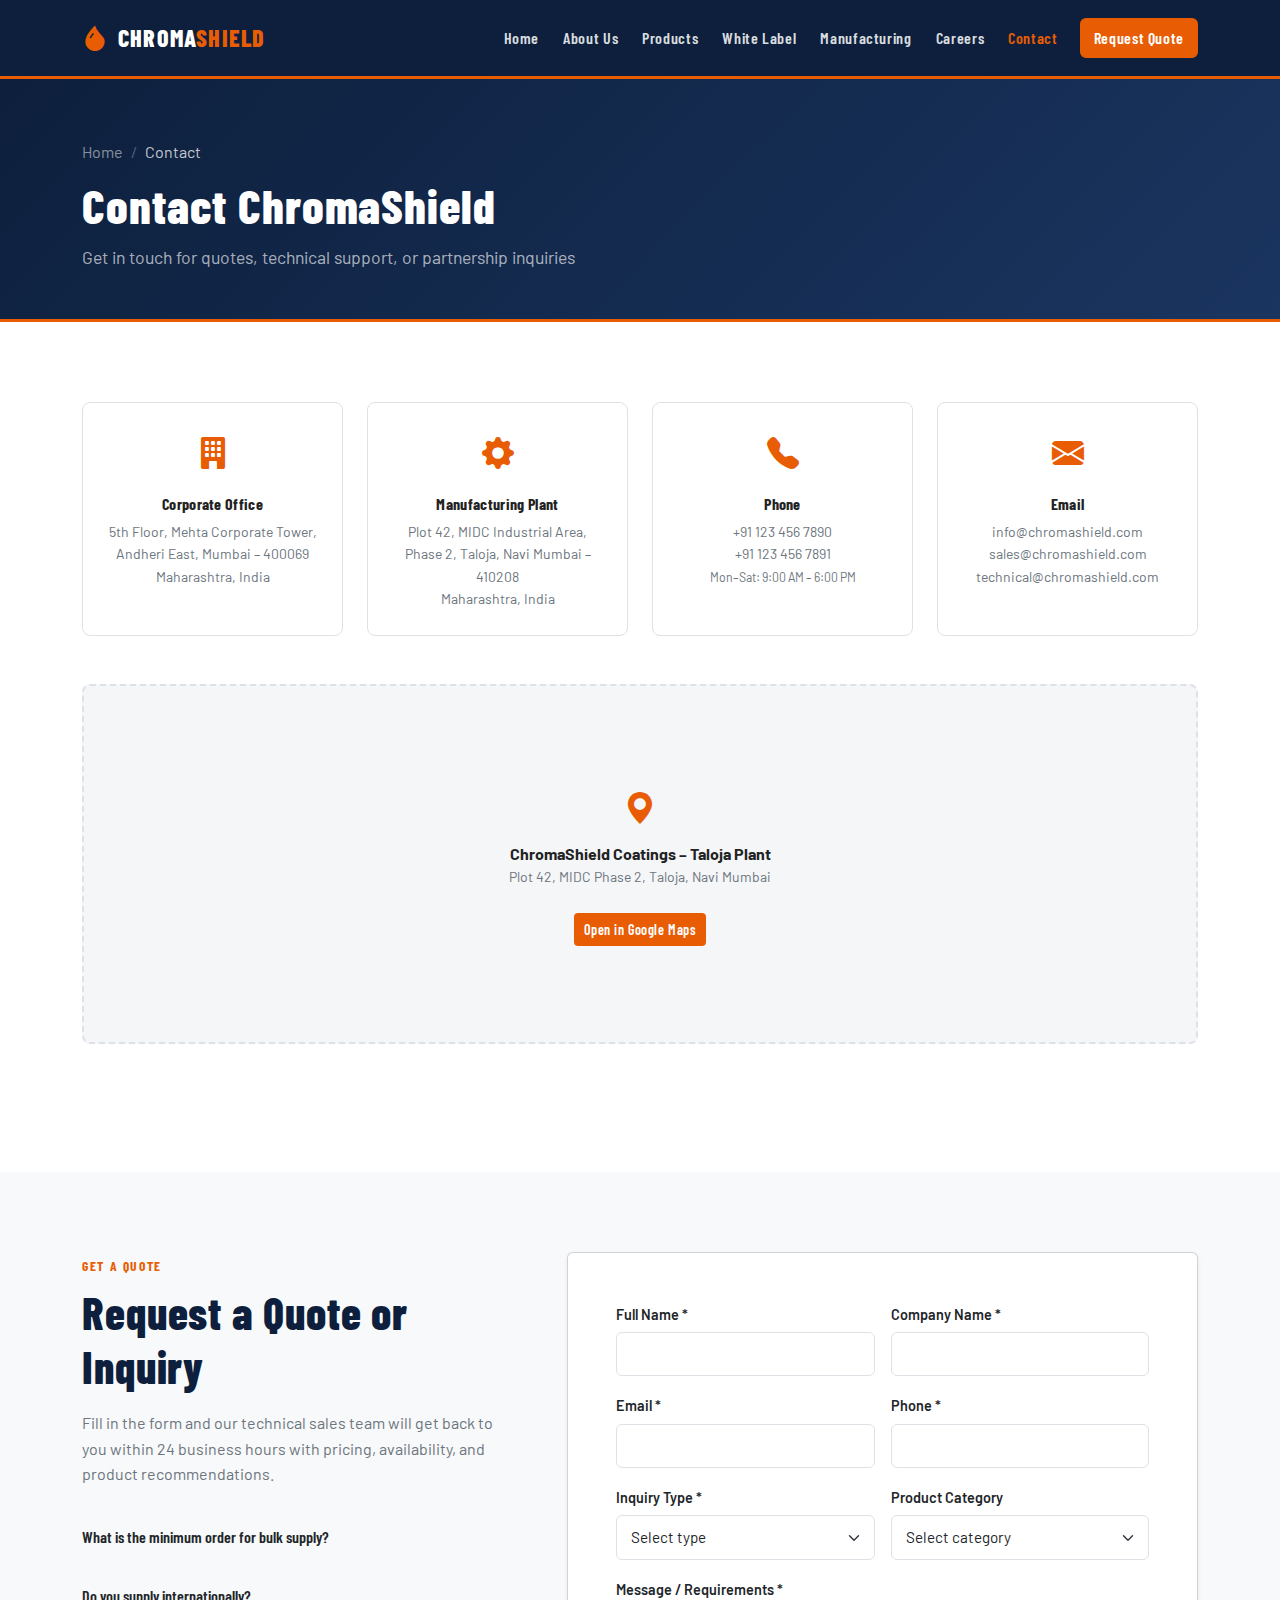
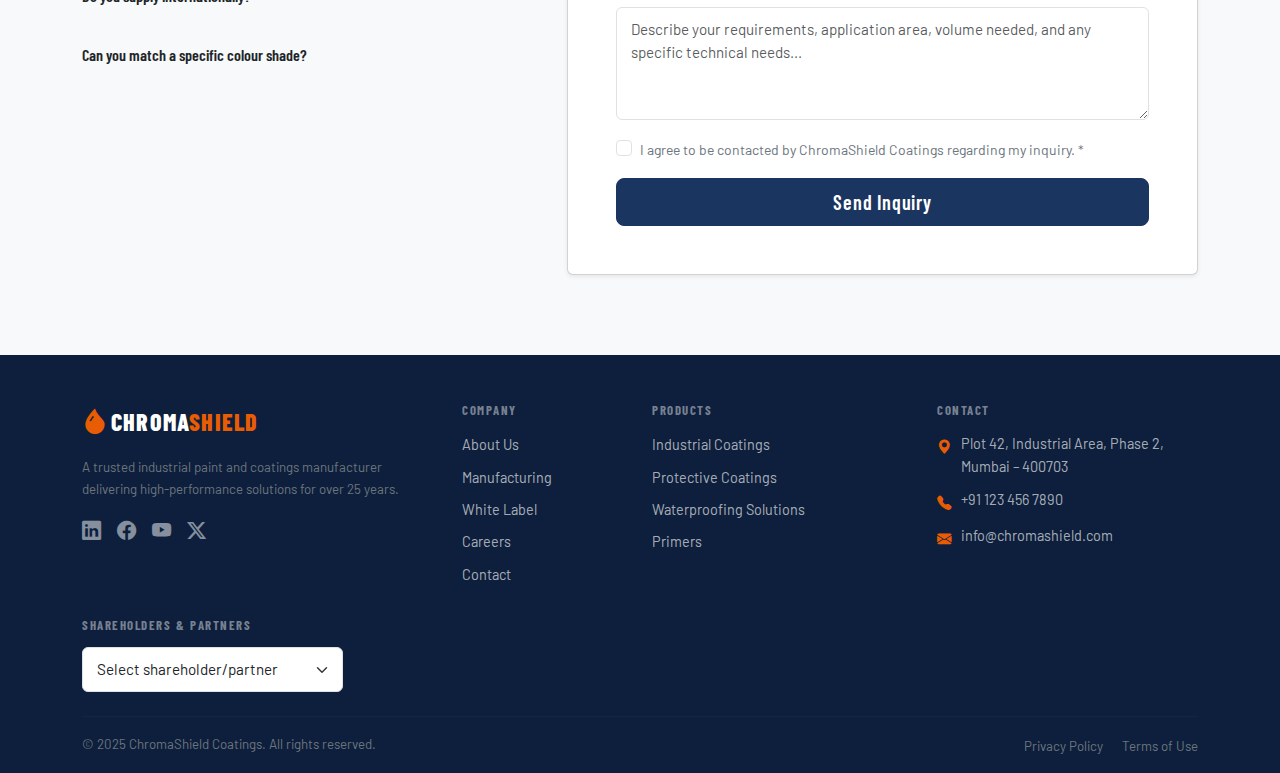
<file: contact.html>
<!DOCTYPE html>
<html lang="en">
<head>
  <meta charset="UTF-8" />
  <meta name="viewport" content="width=device-width, initial-scale=1.0" />
  <title>Contact Us | ChromaShield Coatings</title>
  <meta name="description" content="Contact ChromaShield Coatings for product inquiries, quote requests, partnership discussions, or factory visits. Find our office and factory address." />
  <link href="https://cdn.jsdelivr.net/npm/bootstrap@5.3.3/dist/css/bootstrap.min.css" rel="stylesheet" />
  <link href="https://cdn.jsdelivr.net/npm/bootstrap-icons@1.11.3/font/bootstrap-icons.min.css" rel="stylesheet" />
  <link href="https://fonts.googleapis.com/css2?family=Barlow+Condensed:wght@600;700;800&family=Barlow:wght@400;500;600&display=swap" rel="stylesheet" />
  <link rel="stylesheet" href="assets/css/style.css" />
</head>
<body>

<!-- NAVBAR -->
<nav class="navbar navbar-expand-lg navbar-dark sticky-top" id="mainNav">
  <div class="container">
    <a class="navbar-brand" href="index.html"><span class="brand-icon"><i class="bi bi-droplet-fill"></i></span><span class="brand-text">CHROMA<span class="brand-accent">SHIELD</span></span></a>
    <button class="navbar-toggler" type="button" data-bs-toggle="collapse" data-bs-target="#navbarMain" aria-controls="navbarMain" aria-expanded="false" aria-label="Toggle navigation"><span class="navbar-toggler-icon"></span></button>
    <div class="collapse navbar-collapse" id="navbarMain">
      <ul class="navbar-nav ms-auto align-items-lg-center gap-lg-1">
        <li class="nav-item"><a class="nav-link" href="index.html">Home</a></li>
        <li class="nav-item"><a class="nav-link" href="about.html">About Us</a></li>
        <li class="nav-item"><a class="nav-link" href="products.html">Products</a></li>
        <li class="nav-item"><a class="nav-link" href="white-label.html">White Label</a></li>
        <li class="nav-item"><a class="nav-link" href="manufacturing.html">Manufacturing</a></li>
        <li class="nav-item"><a class="nav-link" href="careers.html">Careers</a></li>
        <li class="nav-item"><a class="nav-link active" href="contact.html">Contact</a></li>
        <li class="nav-item ms-lg-2"><a class="btn btn-accent" href="#quote">Request Quote</a></li>
      </ul>
    </div>
  </div>
</nav>

<!-- PAGE HEADER -->
<section class="page-header">
  <div class="container">
    <nav aria-label="breadcrumb"><ol class="breadcrumb"><li class="breadcrumb-item"><a href="index.html">Home</a></li><li class="breadcrumb-item active">Contact</li></ol></nav>
    <h1 class="page-title">Contact ChromaShield</h1>
    <p class="page-subtitle">Get in touch for quotes, technical support, or partnership inquiries</p>
  </div>
</section>

<!-- CONTACT INFO CARDS -->
<section class="py-section bg-white" aria-labelledby="contact-info-heading">
  <div class="container">
    <h2 id="contact-info-heading" class="visually-hidden">Contact Information</h2>
    <div class="row g-4 mb-5">
      <div class="col-sm-6 col-lg-3">
        <div class="contact-info-card text-center p-4">
          <i class="bi bi-building-fill contact-icon"></i>
          <h3 class="h6 fw-bold mt-3">Corporate Office</h3>
          <p class="text-secondary small mb-0">5th Floor, Mehta Corporate Tower,<br />Andheri East, Mumbai – 400069<br />Maharashtra, India</p>
        </div>
      </div>
      <div class="col-sm-6 col-lg-3">
        <div class="contact-info-card text-center p-4">
          <i class="bi bi-gear-fill contact-icon"></i>
          <h3 class="h6 fw-bold mt-3">Manufacturing Plant</h3>
          <p class="text-secondary small mb-0">Plot 42, MIDC Industrial Area,<br />Phase 2, Taloja, Navi Mumbai – 410208<br />Maharashtra, India</p>
        </div>
      </div>
      <div class="col-sm-6 col-lg-3">
        <div class="contact-info-card text-center p-4">
          <i class="bi bi-telephone-fill contact-icon"></i>
          <h3 class="h6 fw-bold mt-3">Phone</h3>
          <p class="text-secondary small mb-0">
            <a href="tel:+911234567890" class="text-secondary">+91 123 456 7890</a><br />
            <a href="tel:+911234567891" class="text-secondary">+91 123 456 7891</a><br />
            <small>Mon–Sat: 9:00 AM – 6:00 PM</small>
          </p>
        </div>
      </div>
      <div class="col-sm-6 col-lg-3">
        <div class="contact-info-card text-center p-4">
          <i class="bi bi-envelope-fill contact-icon"></i>
          <h3 class="h6 fw-bold mt-3">Email</h3>
          <p class="text-secondary small mb-0">
            <a href="mailto:info@chromashield.com" class="text-secondary">info@chromashield.com</a><br />
            <a href="mailto:sales@chromashield.com" class="text-secondary">sales@chromashield.com</a><br />
            <a href="mailto:technical@chromashield.com" class="text-secondary">technical@chromashield.com</a>
          </p>
        </div>
      </div>
    </div>

    <!-- MAP PLACEHOLDER -->
    <div class="map-placeholder mb-5" role="img" aria-label="Map location of ChromaShield Coatings factory">
      <div class="map-overlay-text">
        <i class="bi bi-geo-alt-fill fs-2 text-accent"></i>
        <p class="mt-2 mb-0 fw-bold">ChromaShield Coatings – Taloja Plant</p>
        <p class="text-secondary small">Plot 42, MIDC Phase 2, Taloja, Navi Mumbai</p>
        <a href="https://maps.google.com" target="_blank" rel="noopener" class="btn btn-accent btn-sm mt-2">Open in Google Maps</a>
      </div>
    </div>
  </div>
</section>

<!-- QUOTE FORM -->
<section id="quote" class="py-section bg-light" aria-labelledby="quote-heading">
  <div class="container">
    <div class="row g-5">
      <div class="col-lg-5">
        <span class="section-label">Get a Quote</span>
        <h2 id="quote-heading" class="section-title">Request a Quote or Inquiry</h2>
        <p class="text-secondary">Fill in the form and our technical sales team will get back to you within 24 business hours with pricing, availability, and product recommendations.</p>

        <div class="contact-faq mt-4">
          <div class="accordion" id="contactFAQ">
            <div class="accordion-item border-0 bg-transparent mb-2">
              <h3 class="accordion-header">
                <button class="accordion-button collapsed px-0 bg-transparent fw-600" type="button" data-bs-toggle="collapse" data-bs-target="#faq1">
                  What is the minimum order for bulk supply?
                </button>
              </h3>
              <div id="faq1" class="accordion-collapse collapse" data-bs-parent="#contactFAQ">
                <div class="accordion-body px-0 text-secondary small">Minimum order for bulk paint supply starts from 200 litres. For white-label manufacturing, MOQ is 500 litres per SKU.</div>
              </div>
            </div>
            <div class="accordion-item border-0 bg-transparent mb-2">
              <h3 class="accordion-header">
                <button class="accordion-button collapsed px-0 bg-transparent fw-600" type="button" data-bs-toggle="collapse" data-bs-target="#faq2">
                  Do you supply internationally?
                </button>
              </h3>
              <div id="faq2" class="accordion-collapse collapse" data-bs-parent="#contactFAQ">
                <div class="accordion-body px-0 text-secondary small">Yes, we export to 30+ countries. We handle all export documentation, SDS in local languages, and customs compliance.</div>
              </div>
            </div>
            <div class="accordion-item border-0 bg-transparent mb-2">
              <h3 class="accordion-header">
                <button class="accordion-button collapsed px-0 bg-transparent fw-600" type="button" data-bs-toggle="collapse" data-bs-target="#faq3">
                  Can you match a specific colour shade?
                </button>
              </h3>
              <div id="faq3" class="accordion-collapse collapse" data-bs-parent="#contactFAQ">
                <div class="accordion-body px-0 text-secondary small">Absolutely. We offer spectrophotometric colour matching for any RAL, NCS, Pantone, or custom shade provided by the client.</div>
              </div>
            </div>
          </div>
        </div>
      </div>
      <div class="col-lg-7">
        <div class="card shadow-sm">
          <div class="card-body p-5">
            <form novalidate aria-label="Quote request form" id="quoteForm">
              <div class="row g-3">
                <div class="col-sm-6"><label for="q-name" class="form-label">Full Name *</label><input type="text" id="q-name" class="form-control" required /></div>
                <div class="col-sm-6"><label for="q-company" class="form-label">Company Name *</label><input type="text" id="q-company" class="form-control" required /></div>
                <div class="col-sm-6"><label for="q-email" class="form-label">Email *</label><input type="email" id="q-email" class="form-control" required /></div>
                <div class="col-sm-6"><label for="q-phone" class="form-label">Phone *</label><input type="tel" id="q-phone" class="form-control" required /></div>
                <div class="col-sm-6">
                  <label for="q-type" class="form-label">Inquiry Type *</label>
                  <select id="q-type" class="form-select" required>
                    <option value="">Select type</option>
                    <option>Product Quote</option>
                    <option>White Label / OEM</option>
                    <option>Technical Support</option>
                    <option>Partnership / Distributor</option>
                    <option>Other</option>
                  </select>
                </div>
                <div class="col-sm-6">
                  <label for="q-product" class="form-label">Product Category</label>
                  <select id="q-product" class="form-select">
                    <option value="">Select category</option>
                    <option>Industrial Coatings</option>
                    <option>Decorative Paints</option>
                    <option>Protective Coatings</option>
                    <option>Waterproofing Solutions</option>
                    <option>Primers</option>
                    <option>Multiple / All</option>
                  </select>
                </div>
                <div class="col-12"><label for="q-message" class="form-label">Message / Requirements *</label><textarea id="q-message" class="form-control" rows="4" placeholder="Describe your requirements, application area, volume needed, and any specific technical needs..." required></textarea></div>
                <div class="col-12">
                  <div class="form-check mb-3">
                    <input type="checkbox" id="q-consent" class="form-check-input" required />
                    <label for="q-consent" class="form-check-label small text-secondary">I agree to be contacted by ChromaShield Coatings regarding my inquiry. *</label>
                  </div>
                  <button type="submit" class="btn btn-primary w-100 btn-lg">Send Inquiry</button>
                </div>
              </div>
            </form>
            <div id="formSuccess" class="alert alert-success mt-3 d-none" role="alert">
              <i class="bi bi-check-circle-fill me-2"></i><strong>Thank you!</strong> Your inquiry has been received. We'll respond within 24 business hours.
            </div>
          </div>
        </div>
      </div>
    </div>
  </div>
</section>


<!-- ===== FOOTER ===== -->
<footer class="footer bg-dark-navy text-white pt-5 pb-3" role="contentinfo">
  <div class="container">
    <div class="row g-4 mb-4">
      <div class="col-lg-4 col-md-6">
        <a class="navbar-brand mb-3 d-inline-block" href="index.html">
          <span class="brand-icon"><i class="bi bi-droplet-fill"></i></span>
          <span class="brand-text">CHROMA<span class="brand-accent">SHIELD</span></span>
        </a>
        <p class="text-secondary small">A trusted industrial paint and coatings manufacturer delivering high-performance solutions for over 25 years.</p>
        <div class="d-flex gap-3 mt-3">
          <a href="#" aria-label="LinkedIn" class="social-link"><i class="bi bi-linkedin"></i></a>
          <a href="#" aria-label="Facebook" class="social-link"><i class="bi bi-facebook"></i></a>
          <a href="#" aria-label="YouTube" class="social-link"><i class="bi bi-youtube"></i></a>
          <a href="#" aria-label="Twitter" class="social-link"><i class="bi bi-twitter-x"></i></a>
        </div>
      </div>
      <div class="col-lg-2 col-md-6">
        <h5 class="footer-heading">Company</h5>
        <ul class="footer-links">
          <li><a href="about.html">About Us</a></li>
          <li><a href="manufacturing.html">Manufacturing</a></li>
          <li><a href="white-label.html">White Label</a></li>
          <li><a href="careers.html">Careers</a></li>
          <li><a href="contact.html">Contact</a></li>
        </ul>
      </div>
      <div class="col-lg-3 col-md-6">
        <h5 class="footer-heading">Products</h5>
        <ul class="footer-links">
          <li><a href="products.html#industrial">Industrial Coatings</a></li>
          <!-- <li><a href="products.html#decorative">Decorative Paints</a></li> -->
          <li><a href="products.html#protective">Protective Coatings</a></li>
          <li><a href="products.html#waterproofing">Waterproofing Solutions</a></li>
          <li><a href="products.html#primers">Primers</a></li>
        </ul>
      </div>
      <div class="col-lg-3 col-md-6">
        <h5 class="footer-heading">Contact</h5>
        <ul class="footer-contact">
          <li><i class="bi bi-geo-alt-fill"></i><span>Plot 42, Industrial Area, Phase 2, Mumbai – 400703</span></li>
          <li><i class="bi bi-telephone-fill"></i><a href="tel:+911234567890">+91 123 456 7890</a></li>
          <li><i class="bi bi-envelope-fill"></i><a href="mailto:info@chromashield.com">info@chromashield.com</a></li>
        </ul>
      </div>
      <div class="col-lg-3 col-md-6">
        <h5 class="footer-heading">Shareholders & Partners</h5>
        <select class="form-select form-select-sm mt-2" aria-label="Shareholder/partner names">
          <option selected>Select shareholder/partner</option>
          <option value="1">Hemant Valvi</option>
          <option value="2">Akshay Nair</option>
          <option value="3">Rohit Chourpagar</option>
          <option value="4">Vishal Patra</option>
          <option value="5">Chhgan Onkar</option>
        </select>
      </div>
    </div>
    <hr class="footer-divider" />
    <div class="row align-items-center">
      <div class="col-md-6">
        <p class="text-secondary small mb-0">&copy; 2025 ChromaShield Coatings. All rights reserved.</p>
      </div>
      <div class="col-md-6 text-md-end">
        <a href="#" class="text-secondary small me-3">Privacy Policy</a>
        <a href="#" class="text-secondary small">Terms of Use</a>
      </div>
    </div>
  </div>
</footer>

<script src="https://cdn.jsdelivr.net/npm/bootstrap@5.3.3/dist/js/bootstrap.bundle.min.js"></script>
<script src="assets/js/main.js"></script>
</body>
</html>
</file>
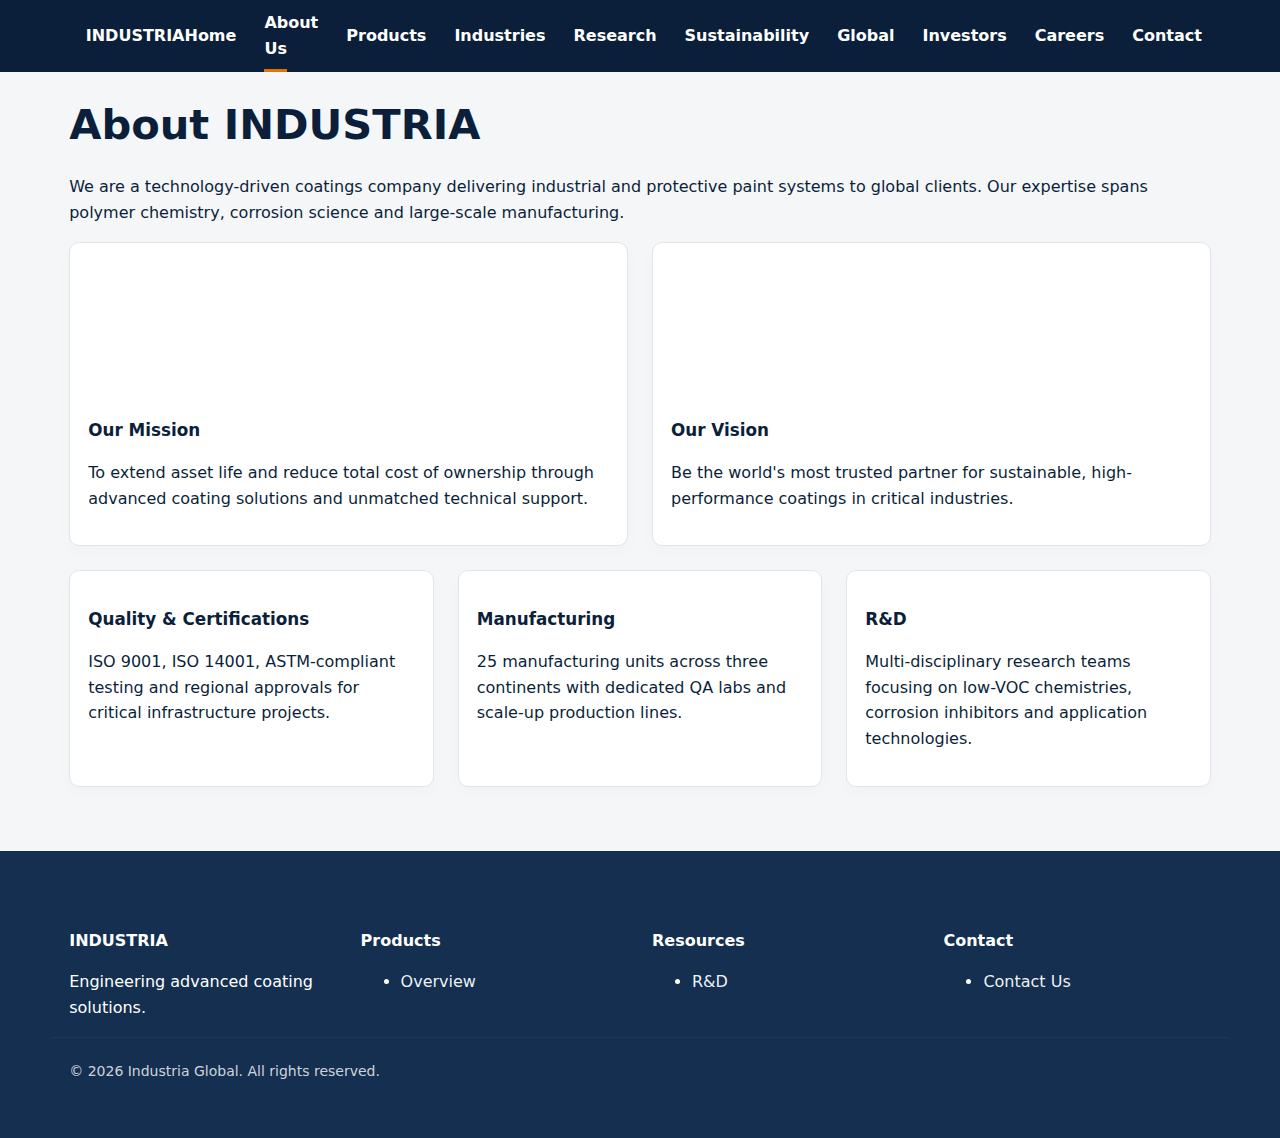
<file: pages/about.html>
<!DOCTYPE html>
<html lang="en">
<head>
  <meta charset="UTF-8">
  <meta name="viewport" content="width=device-width,initial-scale=1">
  <title>About Us — Industria</title>
  <meta name="description" content="About Industria: mission, vision and global manufacturing footprint for advanced coating solutions">
  <meta name="keywords" content="solvent-based coatings, industrial enamel, manufacturing capacity, ISO-certified, R&D">
  <link rel="stylesheet" href="../css/style.css">
  <link rel="stylesheet" href="../css/responsive.css">
</head>
<body>
<a class="skip-link" href="#main-content">Skip to content</a>

<header class="header" id="header">
  <div class="container header__container">
    <a href="../index.html" class="logo">INDUSTRIA</a>
    <nav class="nav" aria-label="Primary Navigation">
      <ul class="nav__menu">
        <li><a href="../index.html" class="nav__link">Home</a></li>
        <li><a href="about.html" class="nav__link active">About Us</a></li>
        <li class="nav__item nav__item--mega">
          <a href="products.html" class="nav__link">Products</a>
          <div class="mega-menu" aria-hidden="true">
            <div class="mega-menu__column">
              <h4>Coatings</h4>
              <ul>
                <li><a href="products.html#decorative">Decorative Paints</a></li>
                <li><a href="products.html#protective">Protective Coatings</a></li>
              </ul>
            </div>
            <div class="mega-menu__column">
              <h4>Applications</h4>
              <ul>
                <li><a href="industries.html#marine">Marine &amp; Offshore</a></li>
                <li><a href="industries.html#infrastructure">Infrastructure</a></li>
              </ul>
            </div>
            <div class="mega-menu__column">
              <h4>Technology</h4>
              <ul>
                <li><a href="research.html">R&amp;D &amp; Innovation</a></li>
                <li><a href="sustainability.html">Sustainability</a></li>
              </ul>
            </div>
          </div>
        </li>
        <li><a href="industries.html" class="nav__link">Industries</a></li>
        <li><a href="research.html" class="nav__link">Research</a></li>
        <li><a href="sustainability.html" class="nav__link">Sustainability</a></li>
        <li><a href="global.html" class="nav__link">Global</a></li>
        <li><a href="investors.html" class="nav__link">Investors</a></li>
        <li><a href="careers.html" class="nav__link">Careers</a></li>
        <li><a href="contact.html" class="nav__link nav__link--btn">Contact</a></li>
      </ul>
    </nav>
    <button class="hamburger" id="hamburger" aria-label="Menu Toggle" aria-expanded="false"><span></span><span></span><span></span></button>
  </div>
</header>

<main id="main-content">
  <section class="section section--light">
    <div class="container">
      <h1>About INDUSTRIA</h1>
      <p class="lead">We are a technology-driven coatings company delivering industrial and protective paint systems to global clients. Our expertise spans polymer chemistry, corrosion science and large-scale manufacturing.</p>

      <div class="grid grid--2">
        <div class="card">
          <img data-src="https://images.unsplash.com/photo-1529333166437-7750a6dd5a70?q=80&w=1200&auto=format&fit=crop" alt="R&D lab" class="lazy">
          <h3>Our Mission</h3>
          <p>To extend asset life and reduce total cost of ownership through advanced coating solutions and unmatched technical support.</p>
        </div>
        <div class="card">
          <img data-src="https://images.unsplash.com/photo-1504754524776-8f4f37790ca0?q=80&w=1200&auto=format&fit=crop" alt="Global operations" class="lazy">
          <h3>Our Vision</h3>
          <p>Be the world's most trusted partner for sustainable, high-performance coatings in critical industries.</p>
        </div>
      </div>

      <div class="grid grid--3 u-mt-24">
        <div class="card">
          <h3>Quality &amp; Certifications</h3>
          <p>ISO 9001, ISO 14001, ASTM-compliant testing and regional approvals for critical infrastructure projects.</p>
        </div>
        <div class="card">
          <h3>Manufacturing</h3>
          <p>25 manufacturing units across three continents with dedicated QA labs and scale-up production lines.</p>
        </div>
        <div class="card">
          <h3>R&amp;D</h3>
          <p>Multi-disciplinary research teams focusing on low-VOC chemistries, corrosion inhibitors and application technologies.</p>
        </div>
      </div>
    </div>
  </section>
</main>

<footer class="footer">
  <div class="container grid grid--4">
    <div><h4>INDUSTRIA</h4><p>Engineering advanced coating solutions.</p></div>
    <div><h4>Products</h4><ul><li><a href="products.html">Overview</a></li></ul></div>
    <div><h4>Resources</h4><ul><li><a href="../pages/research.html">R&amp;D</a></li></ul></div>
    <div><h4>Contact</h4><ul><li><a href="contact.html">Contact Us</a></li></ul></div>
  </div>
  <div class="container footer__bottom">© 2026 Industria Global. All rights reserved.</div>
</footer>

<script defer src="../js/main.js"></script>
</body>
</html>
</file>
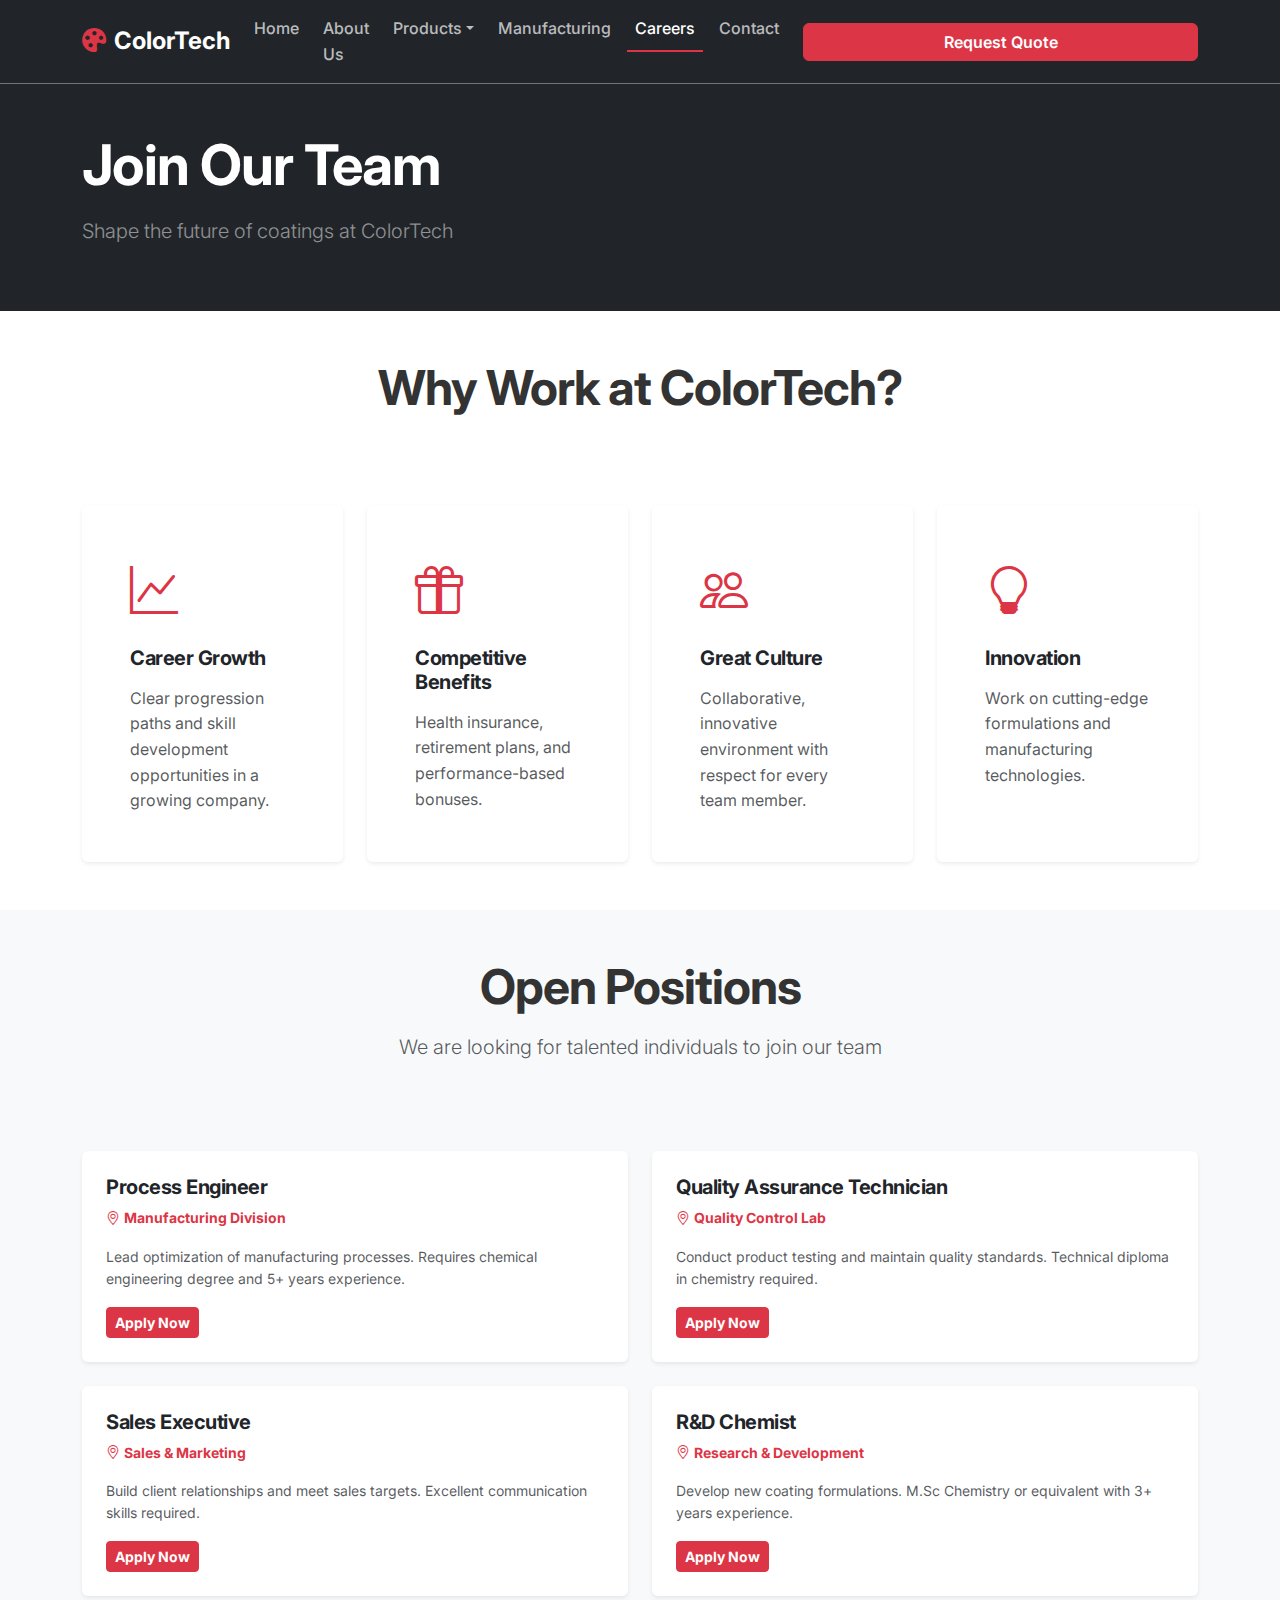
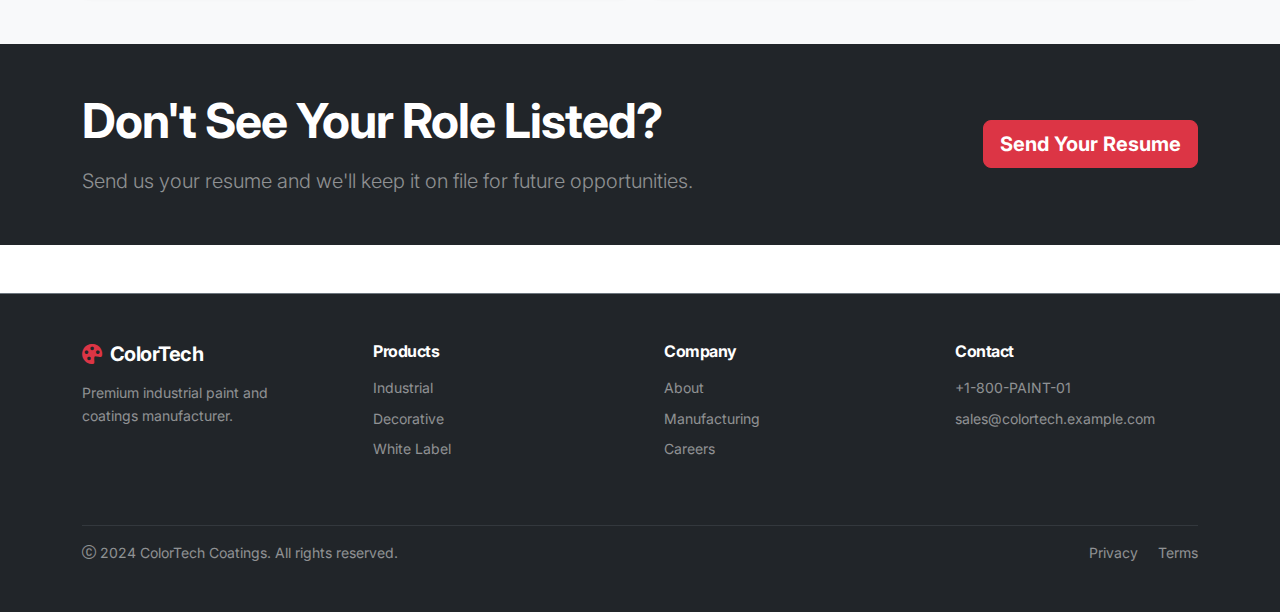
<file: pages/careers.html>
<!DOCTYPE html>
<html lang="en">
<head>
  <meta charset="UTF-8">
  <meta name="viewport" content="width=device-width, initial-scale=1.0">
  <title>Careers - ColorTech Coatings | Join Our Team</title>
  <meta name="description" content="Work with ColorTech Coatings. Join our team of paint manufacturers and paint technicians. Competitive salaries, benefits, and growth opportunities.">

  <link href="https://fonts.googleapis.com/css2?family=Inter:wght@300;400;500;600;700;800&family=Space+Mono:wght@400;700&display=swap" rel="stylesheet">
  <link href="https://cdn.jsdelivr.net/npm/bootstrap@5.3.0/dist/css/bootstrap.min.css" rel="stylesheet">
  <link rel="stylesheet" href="https://cdn.jsdelivr.net/npm/bootstrap-icons@1.11.0/font/bootstrap-icons.css">
  <link rel="stylesheet" href="../css/theme.css">
</head>
<body>
  <a class="skip-link" href="#main-content">Skip to main content</a>

  <nav class="navbar navbar-expand-lg navbar-dark bg-dark sticky-top border-bottom border-secondary">
    <div class="container-lg">
      <a class="navbar-brand fw-bold fs-4" href="../index.html">
        <i class="bi bi-palette-fill text-danger me-2"></i>ColorTech
      </a>
      <button class="navbar-toggler" type="button" data-bs-toggle="collapse" data-bs-target="#navbarNav">
        <span class="navbar-toggler-icon"></span>
      </button>
      <div class="collapse navbar-collapse" id="navbarNav">
        <ul class="navbar-nav ms-auto gap-2">
          <li class="nav-item"><a class="nav-link" href="../index.html">Home</a></li>
          <li class="nav-item"><a class="nav-link" href="about.html">About Us</a></li>
          <li class="nav-item dropdown">
            <a class="nav-link dropdown-toggle" href="#" id="productsDropdown" role="button" data-bs-toggle="dropdown">Products</a>
            <ul class="dropdown-menu dropdown-menu-dark" aria-labelledby="productsDropdown">
              <li><a class="dropdown-item" href="products.html#industrial">Industrial Coatings</a></li>
              <li><a class="dropdown-item" href="products.html#decorative">Decorative Paints</a></li>
              <li><hr class="dropdown-divider"></li>
              <li><a class="dropdown-item" href="white-label.html">White Label</a></li>
            </ul>
          </li>
          <li class="nav-item"><a class="nav-link" href="manufacturing.html">Manufacturing</a></li>
          <li class="nav-item"><a class="nav-link active" href="careers.html">Careers</a></li>
          <li class="nav-item"><a class="nav-link" href="contact.html">Contact</a></li>
        </ul>
        <a href="contact.html" class="btn btn-danger ms-lg-3 mt-3 mt-lg-0 w-100 w-lg-auto">Request Quote</a>
      </div>
    </div>
  </nav>

  <main id="main-content">
    <!-- Page Hero -->
    <section class="py-5 py-lg-7 bg-dark text-white">
      <div class="container-lg">
        <h1 class="display-4 fw-bold mb-3">Join Our Team</h1>
        <p class="lead text-white-50">Shape the future of coatings at ColorTech</p>
      </div>
    </section>

    <!-- Why Work With Us -->
    <section class="py-5 py-lg-8">
      <div class="container-lg">
        <div class="text-center mb-5 pb-4">
          <h2 class="display-5 fw-bold mb-3">Why Work at ColorTech?</h2>
        </div>
        <div class="row g-4">
          <div class="col-md-6 col-lg-3">
            <div class="card border-0 h-100 shadow-sm">
              <div class="card-body p-5">
                <div style="font-size: 48px; color: #dc3545; margin-bottom: 16px;">
                  <i class="bi bi-graph-up"></i>
                </div>
                <h5 class="card-title fw-bold mb-3">Career Growth</h5>
                <p class="card-text text-muted">
                  Clear progression paths and skill development opportunities in a growing company.
                </p>
              </div>
            </div>
          </div>
          <div class="col-md-6 col-lg-3">
            <div class="card border-0 h-100 shadow-sm">
              <div class="card-body p-5">
                <div style="font-size: 48px; color: #dc3545; margin-bottom: 16px;">
                  <i class="bi bi-gift"></i>
                </div>
                <h5 class="card-title fw-bold mb-3">Competitive Benefits</h5>
                <p class="card-text text-muted">
                  Health insurance, retirement plans, and performance-based bonuses.
                </p>
              </div>
            </div>
          </div>
          <div class="col-md-6 col-lg-3">
            <div class="card border-0 h-100 shadow-sm">
              <div class="card-body p-5">
                <div style="font-size: 48px; color: #dc3545; margin-bottom: 16px;">
                  <i class="bi bi-people"></i>
                </div>
                <h5 class="card-title fw-bold mb-3">Great Culture</h5>
                <p class="card-text text-muted">
                  Collaborative, innovative environment with respect for every team member.
                </p>
              </div>
            </div>
          </div>
          <div class="col-md-6 col-lg-3">
            <div class="card border-0 h-100 shadow-sm">
              <div class="card-body p-5">
                <div style="font-size: 48px; color: #dc3545; margin-bottom: 16px;">
                  <i class="bi bi-lightbulb"></i>
                </div>
                <h5 class="card-title fw-bold mb-3">Innovation</h5>
                <p class="card-text text-muted">
                  Work on cutting-edge formulations and manufacturing technologies.
                </p>
              </div>
            </div>
          </div>
        </div>
      </div>
    </section>

    <!-- Open Positions -->
    <section class="py-5 py-lg-8 bg-light">
      <div class="container-lg">
        <div class="text-center mb-5 pb-4">
          <h2 class="display-5 fw-bold mb-3">Open Positions</h2>
          <p class="lead text-muted">We are looking for talented individuals to join our team</p>
        </div>
        <div class="row g-4">
          <div class="col-md-6">
            <div class="card border-0 h-100 shadow-sm">
              <div class="card-body p-4">
                <h5 class="card-title fw-bold mb-2">Process Engineer</h5>
                <p class="text-danger small fw-bold mb-3">
                  <i class="bi bi-geo-alt me-1"></i>Manufacturing Division
                </p>
                <p class="card-text text-muted small mb-3">
                  Lead optimization of manufacturing processes. Requires chemical engineering degree and 5+ years experience.
                </p>
                <a href="contact.html?job=process-engineer" class="btn btn-sm btn-danger fw-bold">Apply Now</a>
              </div>
            </div>
          </div>
          <div class="col-md-6">
            <div class="card border-0 h-100 shadow-sm">
              <div class="card-body p-4">
                <h5 class="card-title fw-bold mb-2">Quality Assurance Technician</h5>
                <p class="text-danger small fw-bold mb-3">
                  <i class="bi bi-geo-alt me-1"></i>Quality Control Lab
                </p>
                <p class="card-text text-muted small mb-3">
                  Conduct product testing and maintain quality standards. Technical diploma in chemistry required.
                </p>
                <a href="contact.html?job=qa-tech" class="btn btn-sm btn-danger fw-bold">Apply Now</a>
              </div>
            </div>
          </div>
          <div class="col-md-6">
            <div class="card border-0 h-100 shadow-sm">
              <div class="card-body p-4">
                <h5 class="card-title fw-bold mb-2">Sales Executive</h5>
                <p class="text-danger small fw-bold mb-3">
                  <i class="bi bi-geo-alt me-1"></i>Sales & Marketing
                </p>
                <p class="card-text text-muted small mb-3">
                  Build client relationships and meet sales targets. Excellent communication skills required.
                </p>
                <a href="contact.html?job=sales-exec" class="btn btn-sm btn-danger fw-bold">Apply Now</a>
              </div>
            </div>
          </div>
          <div class="col-md-6">
            <div class="card border-0 h-100 shadow-sm">
              <div class="card-body p-4">
                <h5 class="card-title fw-bold mb-2">R&D Chemist</h5>
                <p class="text-danger small fw-bold mb-3">
                  <i class="bi bi-geo-alt me-1"></i>Research & Development
                </p>
                <p class="card-text text-muted small mb-3">
                  Develop new coating formulations. M.Sc Chemistry or equivalent with 3+ years experience.
                </p>
                <a href="contact.html?job=rd-chemist" class="btn btn-sm btn-danger fw-bold">Apply Now</a>
              </div>
            </div>
          </div>
        </div>
      </div>
    </section>

    <!-- CTA -->
    <section class="py-5 py-lg-8 bg-dark text-white">
      <div class="container-lg">
        <div class="row align-items-center g-5">
          <div class="col-lg-8">
            <h2 class="display-5 fw-bold mb-3">Don't See Your Role Listed?</h2>
            <p class="lead text-white-50 mb-0">
              Send us your resume and we'll keep it on file for future opportunities.
            </p>
          </div>
          <div class="col-lg-4 text-lg-end">
            <a href="contact.html?subject=career-inquiry" class="btn btn-danger btn-lg fw-bold">Send Your Resume</a>
          </div>
        </div>
      </div>
    </section>
  </main>

  <!-- Footer -->
  <footer class="bg-dark text-white border-top border-secondary py-5 mt-5">
    <div class="container-lg">
      <div class="row g-5 mb-5">
        <div class="col-md-3">
          <h5 class="fw-bold mb-3"><i class="bi bi-palette-fill text-danger me-2"></i>ColorTech</h5>
          <p class="text-white-50 small">Premium industrial paint and coatings manufacturer.</p>
        </div>
        <div class="col-md-3">
          <h6 class="fw-bold mb-3">Products</h6>
          <ul class="list-unstyled text-white-50 small">
            <li class="mb-2"><a href="products.html#industrial" class="text-white-50 text-decoration-none">Industrial</a></li>
            <li class="mb-2"><a href="products.html#decorative" class="text-white-50 text-decoration-none">Decorative</a></li>
            <li class="mb-2"><a href="white-label.html" class="text-white-50 text-decoration-none">White Label</a></li>
          </ul>
        </div>
        <div class="col-md-3">
          <h6 class="fw-bold mb-3">Company</h6>
          <ul class="list-unstyled text-white-50 small">
            <li class="mb-2"><a href="about.html" class="text-white-50 text-decoration-none">About</a></li>
            <li class="mb-2"><a href="manufacturing.html" class="text-white-50 text-decoration-none">Manufacturing</a></li>
            <li class="mb-2"><a href="careers.html" class="text-white-50 text-decoration-none">Careers</a></li>
          </ul>
        </div>
        <div class="col-md-3">
          <h6 class="fw-bold mb-3">Contact</h6>
          <ul class="list-unstyled text-white-50 small">
            <li class="mb-2"><a href="tel:+18005724001" class="text-white-50 text-decoration-none">+1-800-PAINT-01</a></li>
            <li class="mb-2"><a href="mailto:sales@colortech.example.com" class="text-white-50 text-decoration-none">sales@colortech.example.com</a></li>
          </ul>
        </div>
      </div>
      <hr class="border-secondary">
      <div class="row align-items-center g-3">
        <div class="col-md-6 text-white-50 small"><i class="bi bi-c-circle me-1"></i>2024 ColorTech Coatings. All rights reserved.</div>
        <div class="col-md-6 text-md-end text-white-50 small">
          <a href="#" class="text-white-50 text-decoration-none me-3">Privacy</a>
          <a href="#" class="text-white-50 text-decoration-none">Terms</a>
        </div>
      </div>
    </div>
  </footer>

  <script src="https://cdn.jsdelivr.net/npm/bootstrap@5.3.0/dist/js/bootstrap.bundle.min.js"></script>
  <script src="../js/main.js"></script>
</body>
</html>
</file>
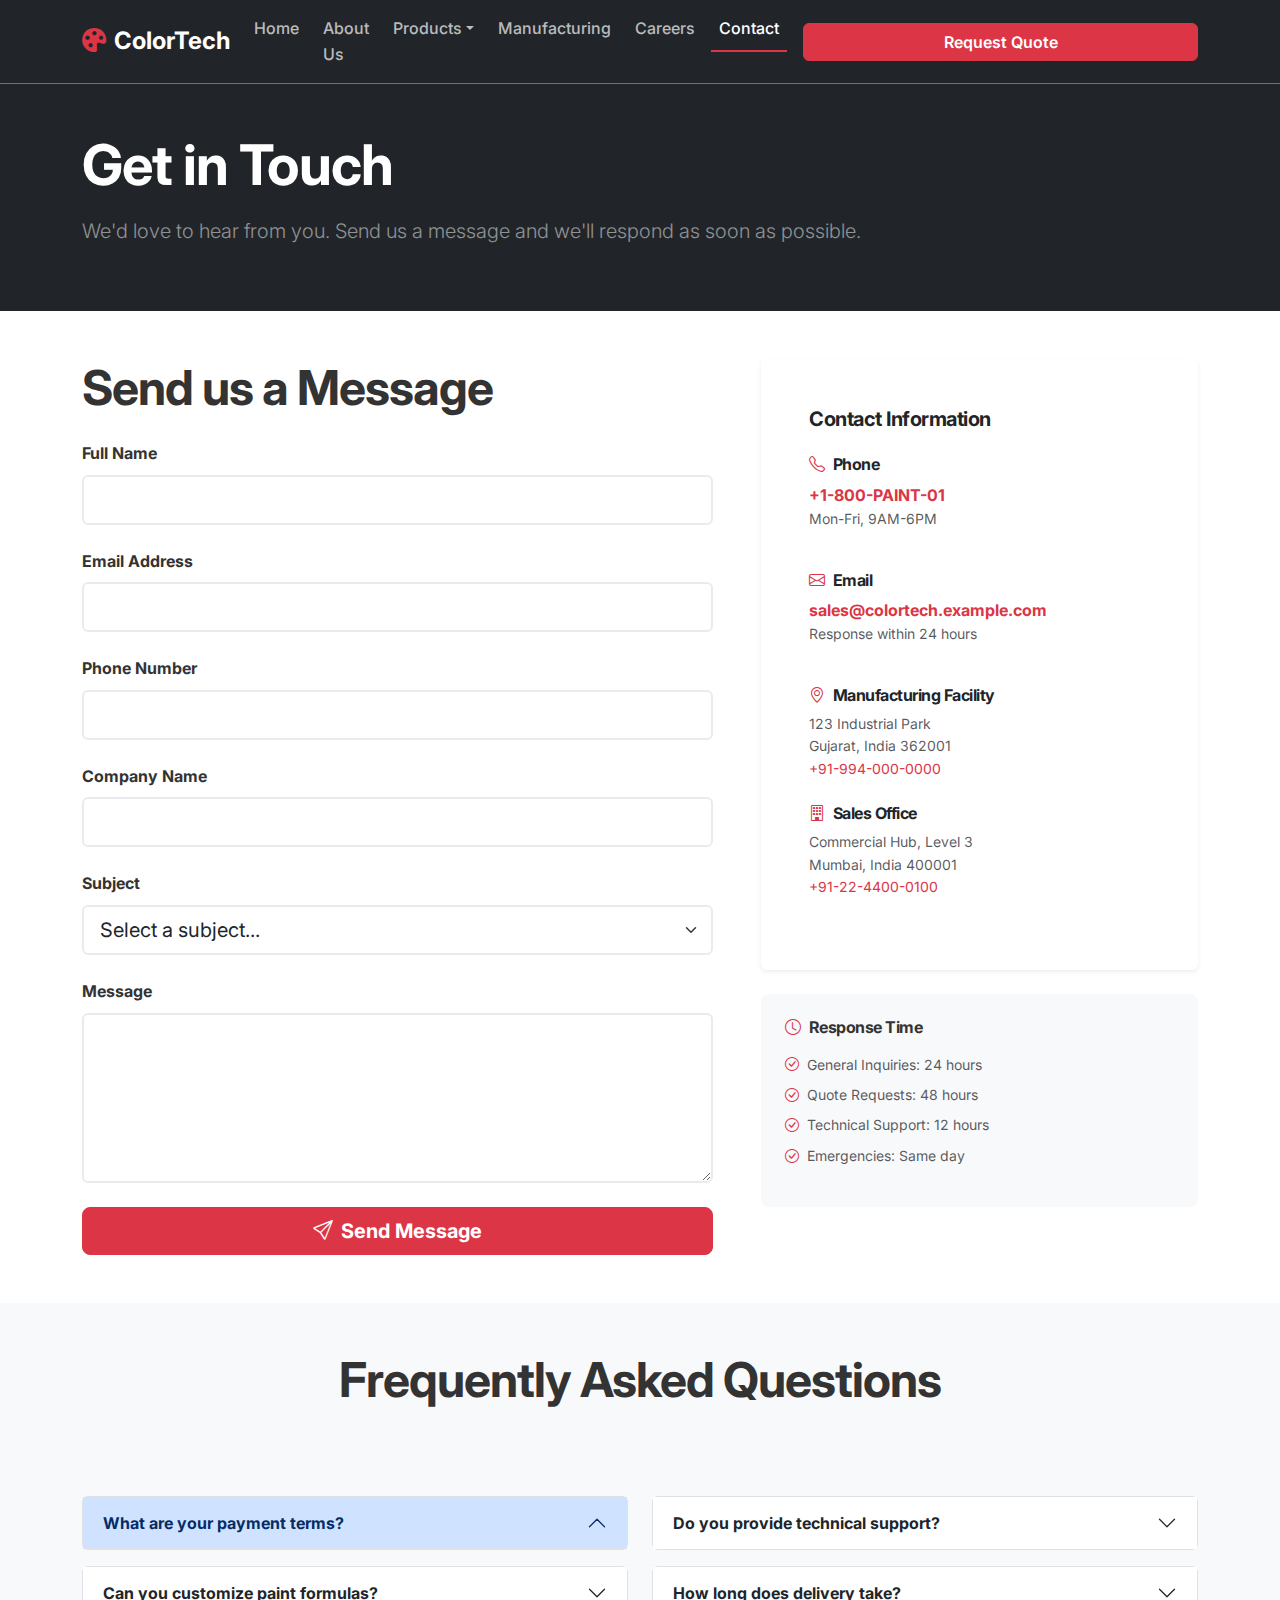
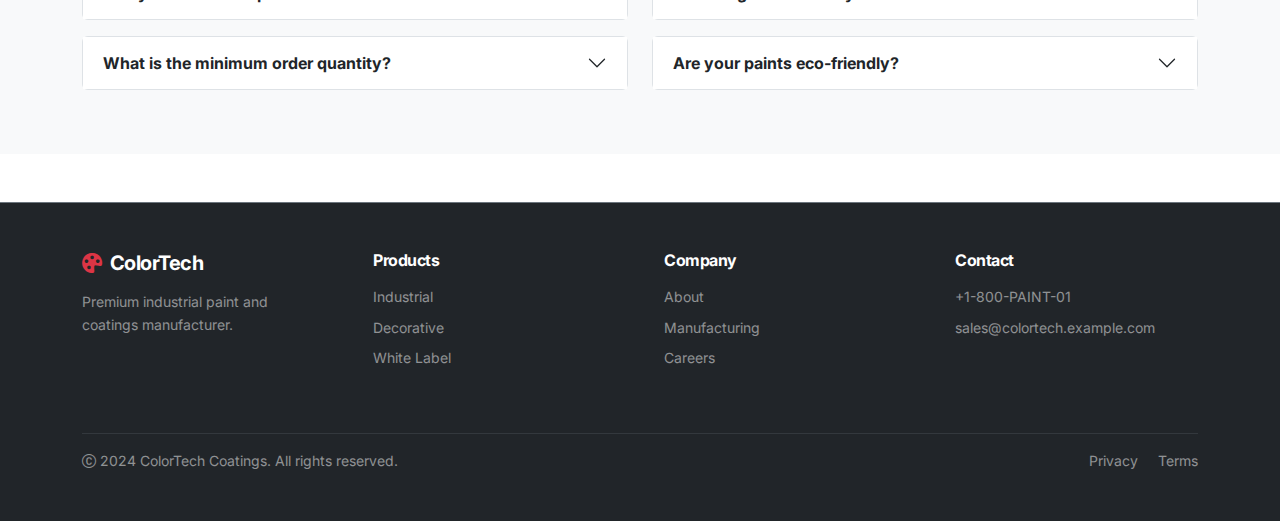
<file: pages/contact.html>
<!DOCTYPE html>
<html lang="en">
<head>
  <meta charset="UTF-8">
  <meta name="viewport" content="width=device-width, initial-scale=1.0">
  <title>Contact Us - ColorTech Coatings</title>
  <meta name="description" content="Contact ColorTech Coatings for paint quotes, technical support, partnerships, or career inquiries. Multiple office locations and fast response time.">

  <link href="https://fonts.googleapis.com/css2?family=Inter:wght@300;400;500;600;700;800&family=Space+Mono:wght@400;700&display=swap" rel="stylesheet">
  <link href="https://cdn.jsdelivr.net/npm/bootstrap@5.3.0/dist/css/bootstrap.min.css" rel="stylesheet">
  <link rel="stylesheet" href="https://cdn.jsdelivr.net/npm/bootstrap-icons@1.11.0/font/bootstrap-icons.css">
  <link rel="stylesheet" href="../css/theme.css">
</head>
<body>
  <a class="skip-link" href="#main-content">Skip to main content</a>

  <nav class="navbar navbar-expand-lg navbar-dark bg-dark sticky-top border-bottom border-secondary">
    <div class="container-lg">
      <a class="navbar-brand fw-bold fs-4" href="../index.html">
        <i class="bi bi-palette-fill text-danger me-2"></i>ColorTech
      </a>
      <button class="navbar-toggler" type="button" data-bs-toggle="collapse" data-bs-target="#navbarNav">
        <span class="navbar-toggler-icon"></span>
      </button>
      <div class="collapse navbar-collapse" id="navbarNav">
        <ul class="navbar-nav ms-auto gap-2">
          <li class="nav-item"><a class="nav-link" href="../index.html">Home</a></li>
          <li class="nav-item"><a class="nav-link" href="about.html">About Us</a></li>
          <li class="nav-item dropdown">
            <a class="nav-link dropdown-toggle" href="#" id="productsDropdown" role="button" data-bs-toggle="dropdown">Products</a>
            <ul class="dropdown-menu dropdown-menu-dark" aria-labelledby="productsDropdown">
              <li><a class="dropdown-item" href="products.html#industrial">Industrial Coatings</a></li>
              <li><a class="dropdown-item" href="products.html#decorative">Decorative Paints</a></li>
              <li><hr class="dropdown-divider"></li>
              <li><a class="dropdown-item" href="white-label.html">White Label</a></li>
            </ul>
          </li>
          <li class="nav-item"><a class="nav-link" href="manufacturing.html">Manufacturing</a></li>
          <li class="nav-item"><a class="nav-link" href="careers.html">Careers</a></li>
          <li class="nav-item"><a class="nav-link active" href="contact.html">Contact</a></li>
        </ul>
        <a href="contact.html" class="btn btn-danger ms-lg-3 mt-3 mt-lg-0 w-100 w-lg-auto">Request Quote</a>
      </div>
    </div>
  </nav>

  <main id="main-content">
    <!-- Page Hero -->
    <section class="py-5 py-lg-7 bg-dark text-white">
      <div class="container-lg">
        <h1 class="display-4 fw-bold mb-3">Get in Touch</h1>
        <p class="lead text-white-50">We'd love to hear from you. Send us a message and we'll respond as soon as possible.</p>
      </div>
    </section>

    <!-- Contact Section -->
    <section class="py-5 py-lg-8">
      <div class="container-lg">
        <div class="row g-5">
          <!-- Contact Form -->
          <div class="col-lg-7">
            <h2 class="display-5 fw-bold mb-4">Send us a Message</h2>
            <form id="contactForm" class="needs-validation" novalidate>
              <div class="mb-4">
                <label for="name" class="form-label fw-bold">Full Name</label>
                <input type="text" class="form-control form-control-lg" id="name" name="name" required>
                <div class="invalid-feedback">Please provide your name.</div>
              </div>

              <div class="mb-4">
                <label for="email" class="form-label fw-bold">Email Address</label>
                <input type="email" class="form-control form-control-lg" id="email" name="email" required>
                <div class="invalid-feedback">Please provide a valid email address.</div>
              </div>

              <div class="mb-4">
                <label for="phone" class="form-label fw-bold">Phone Number</label>
                <input type="tel" class="form-control form-control-lg" id="phone" name="phone">
              </div>

              <div class="mb-4">
                <label for="company" class="form-label fw-bold">Company Name</label>
                <input type="text" class="form-control form-control-lg" id="company" name="company">
              </div>

              <div class="mb-4">
                <label for="subject" class="form-label fw-bold">Subject</label>
                <select class="form-select form-select-lg" id="subject" name="subject" required>
                  <option value="">Select a subject...</option>
                  <option value="quote">Request a Quote</option>
                  <option value="technical">Technical Support</option>
                  <option value="white-label">White Label Inquiry</option>
                  <option value="partnership">Partnership Opportunity</option>
                  <option value="career">Career Inquiry</option>
                  <option value="other">Other</option>
                </select>
                <div class="invalid-feedback">Please select a subject.</div>
              </div>

              <div class="mb-4">
                <label for="message" class="form-label fw-bold">Message</label>
                <textarea class="form-control form-control-lg" id="message" name="message" rows="5" required></textarea>
                <div class="invalid-feedback">Please provide a message.</div>
              </div>

              <button type="submit" class="btn btn-danger btn-lg fw-bold w-100">
                <i class="bi bi-send me-2"></i>Send Message
              </button>
            </form>
          </div>

          <!-- Contact Info -->
          <div class="col-lg-5">
            <div class="card border-0 shadow-sm p-5 mb-4">
              <h5 class="fw-bold mb-4">Contact Information</h5>

              <div class="mb-4">
                <h6 class="fw-bold mb-2">
                  <i class="bi bi-telephone text-danger me-2"></i>Phone
                </h6>
                <p class="text-muted mb-0">
                  <a href="tel:+18005724001" class="text-danger fw-bold text-decoration-none">+1-800-PAINT-01</a>
                </p>
                <p class="text-muted small">Mon-Fri, 9AM-6PM</p>
              </div>

              <div class="mb-4">
                <h6 class="fw-bold mb-2">
                  <i class="bi bi-envelope text-danger me-2"></i>Email
                </h6>
                <p class="text-muted mb-0">
                  <a href="mailto:sales@colortech.example.com" class="text-danger fw-bold text-decoration-none">sales@colortech.example.com</a>
                </p>
                <p class="text-muted small">Response within 24 hours</p>
              </div>

              <div class="mb-4">
                <h6 class="fw-bold mb-2">
                  <i class="bi bi-geo-alt text-danger me-2"></i>Manufacturing Facility
                </h6>
                <p class="text-muted small mb-0">
                  123 Industrial Park<br>
                  Gujarat, India 362001<br>
                  <a href="tel:+91994000000" class="text-danger text-decoration-none">+91-994-000-0000</a>
                </p>
              </div>

              <div class="mb-4">
                <h6 class="fw-bold mb-2">
                  <i class="bi bi-building text-danger me-2"></i>Sales Office
                </h6>
                <p class="text-muted small mb-0">
                  Commercial Hub, Level 3<br>
                  Mumbai, India 400001<br>
                  <a href="tel:+912244000100" class="text-danger text-decoration-none">+91-22-4400-0100</a>
                </p>
              </div>
            </div>

            <!-- Response Time Card -->
            <div class="p-4 bg-light rounded-3">
              <h6 class="fw-bold mb-3">
                <i class="bi bi-clock text-danger me-2"></i>Response Time
              </h6>
              <ul class="list-unstyled text-muted small">
                <li class="mb-2"><i class="bi bi-check-circle text-danger me-2"></i>General Inquiries: 24 hours</li>
                <li class="mb-2"><i class="bi bi-check-circle text-danger me-2"></i>Quote Requests: 48 hours</li>
                <li class="mb-2"><i class="bi bi-check-circle text-danger me-2"></i>Technical Support: 12 hours</li>
                <li><i class="bi bi-check-circle text-danger me-2"></i>Emergencies: Same day</li>
              </ul>
            </div>
          </div>
        </div>
      </div>
    </section>

    <!-- FAQ Section -->
    <section class="py-5 py-lg-8 bg-light">
      <div class="container-lg">
        <div class="text-center mb-5 pb-4">
          <h2 class="display-5 fw-bold mb-3">Frequently Asked Questions</h2>
        </div>
        <div class="row g-4">
          <div class="col-lg-6">
            <div class="accordion accordion-flush" id="accordionFAQ1">
              <div class="accordion-item mb-3 border rounded">
                <h2 class="accordion-header">
                  <button class="accordion-button fw-bold" type="button" data-bs-toggle="collapse" data-bs-target="#faq1">
                    What are your payment terms?
                  </button>
                </h2>
                <div id="faq1" class="accordion-collapse collapse" data-bs-parent="#accordionFAQ1">
                  <div class="accordion-body text-muted small">
                    We offer flexible payment terms including advance payment, 50-50, and credit terms for established clients. Specific terms are discussed based on order volume and relationship.
                  </div>
                </div>
              </div>

              <div class="accordion-item mb-3 border rounded">
                <h2 class="accordion-header">
                  <button class="accordion-button fw-bold collapsed" type="button" data-bs-toggle="collapse" data-bs-target="#faq2">
                    Can you customize paint formulas?
                  </button>
                </h2>
                <div id="faq2" class="accordion-collapse collapse" data-bs-parent="#accordionFAQ1">
                  <div class="accordion-body text-muted small">
                    Yes! Our R&D team specializes in custom formulations. Contact our technical team with your specific requirements for a detailed proposal.
                  </div>
                </div>
              </div>

              <div class="accordion-item mb-3 border rounded">
                <h2 class="accordion-header">
                  <button class="accordion-button fw-bold collapsed" type="button" data-bs-toggle="collapse" data-bs-target="#faq3">
                    What is the minimum order quantity?
                  </button>
                </h2>
                <div id="faq3" class="accordion-collapse collapse" data-bs-parent="#accordionFAQ1">
                  <div class="accordion-body text-muted small">
                    MOQ varies by product type. Standard products start at 1,000 liters. For white label, minimum is 5,000 liters. Contact us for specific requirements.
                  </div>
                </div>
              </div>
            </div>
          </div>
          <div class="col-lg-6">
            <div class="accordion accordion-flush" id="accordionFAQ2">
              <div class="accordion-item mb-3 border rounded">
                <h2 class="accordion-header">
                  <button class="accordion-button fw-bold collapsed" type="button" data-bs-toggle="collapse" data-bs-target="#faq4">
                    Do you provide technical support?
                  </button>
                </h2>
                <div id="faq4" class="accordion-collapse collapse" data-bs-parent="#accordionFAQ2">
                  <div class="accordion-body text-muted small">
                    Absolutely! Our technical team offers free consultation on product selection, application methods, and troubleshooting. Email or call our support team anytime.
                  </div>
                </div>
              </div>

              <div class="accordion-item mb-3 border rounded">
                <h2 class="accordion-header">
                  <button class="accordion-button fw-bold collapsed" type="button" data-bs-toggle="collapse" data-bs-target="#faq5">
                    How long does delivery take?
                  </button>
                </h2>
                <div id="faq5" class="accordion-collapse collapse" data-bs-parent="#accordionFAQ2">
                  <div class="accordion-body text-muted small">
                    Standard products: 5-7 business days. Custom formulations: 15-30 days depending on complexity. Bulk orders shipped via tanker or container.
                  </div>
                </div>
              </div>

              <div class="accordion-item mb-3 border rounded">
                <h2 class="accordion-header">
                  <button class="accordion-button fw-bold collapsed" type="button" data-bs-toggle="collapse" data-bs-target="#faq6">
                    Are your paints eco-friendly?
                  </button>
                </h2>
                <div id="faq6" class="accordion-collapse collapse" data-bs-parent="#accordionFAQ2">
                  <div class="accordion-body text-muted small">
                    Yes, we offer low-VOC water-based paints and are committed to sustainability. All products meet environmental standards and we hold ISO 14001 certification.
                  </div>
                </div>
              </div>
            </div>
          </div>
        </div>
      </div>
    </section>
  </main>

  <!-- Footer -->
  <footer class="bg-dark text-white border-top border-secondary py-5 mt-5">
    <div class="container-lg">
      <div class="row g-5 mb-5">
        <div class="col-md-3">
          <h5 class="fw-bold mb-3"><i class="bi bi-palette-fill text-danger me-2"></i>ColorTech</h5>
          <p class="text-white-50 small">Premium industrial paint and coatings manufacturer.</p>
        </div>
        <div class="col-md-3">
          <h6 class="fw-bold mb-3">Products</h6>
          <ul class="list-unstyled text-white-50 small">
            <li class="mb-2"><a href="products.html#industrial" class="text-white-50 text-decoration-none">Industrial</a></li>
            <li class="mb-2"><a href="products.html#decorative" class="text-white-50 text-decoration-none">Decorative</a></li>
            <li class="mb-2"><a href="white-label.html" class="text-white-50 text-decoration-none">White Label</a></li>
          </ul>
        </div>
        <div class="col-md-3">
          <h6 class="fw-bold mb-3">Company</h6>
          <ul class="list-unstyled text-white-50 small">
            <li class="mb-2"><a href="about.html" class="text-white-50 text-decoration-none">About</a></li>
            <li class="mb-2"><a href="manufacturing.html" class="text-white-50 text-decoration-none">Manufacturing</a></li>
            <li class="mb-2"><a href="careers.html" class="text-white-50 text-decoration-none">Careers</a></li>
          </ul>
        </div>
        <div class="col-md-3">
          <h6 class="fw-bold mb-3">Contact</h6>
          <ul class="list-unstyled text-white-50 small">
            <li class="mb-2"><a href="tel:+18005724001" class="text-white-50 text-decoration-none">+1-800-PAINT-01</a></li>
            <li class="mb-2"><a href="mailto:sales@colortech.example.com" class="text-white-50 text-decoration-none">sales@colortech.example.com</a></li>
          </ul>
        </div>
      </div>
      <hr class="border-secondary">
      <div class="row align-items-center g-3">
        <div class="col-md-6 text-white-50 small"><i class="bi bi-c-circle me-1"></i>2024 ColorTech Coatings. All rights reserved.</div>
        <div class="col-md-6 text-md-end text-white-50 small">
          <a href="#" class="text-white-50 text-decoration-none me-3">Privacy</a>
          <a href="#" class="text-white-50 text-decoration-none">Terms</a>
        </div>
      </div>
    </div>
  </footer>

  <script src="https://cdn.jsdelivr.net/npm/bootstrap@5.3.0/dist/js/bootstrap.bundle.min.js"></script>
  <script src="../js/main.js"></script>
  <script>
    // Form validation
    document.getElementById('contactForm').addEventListener('submit', function(e) {
      if (!this.checkValidity()) {
        e.preventDefault();
        e.stopPropagation();
      }
      this.classList.add('was-validated');
    });
  </script>
</body>
</html>
</file>
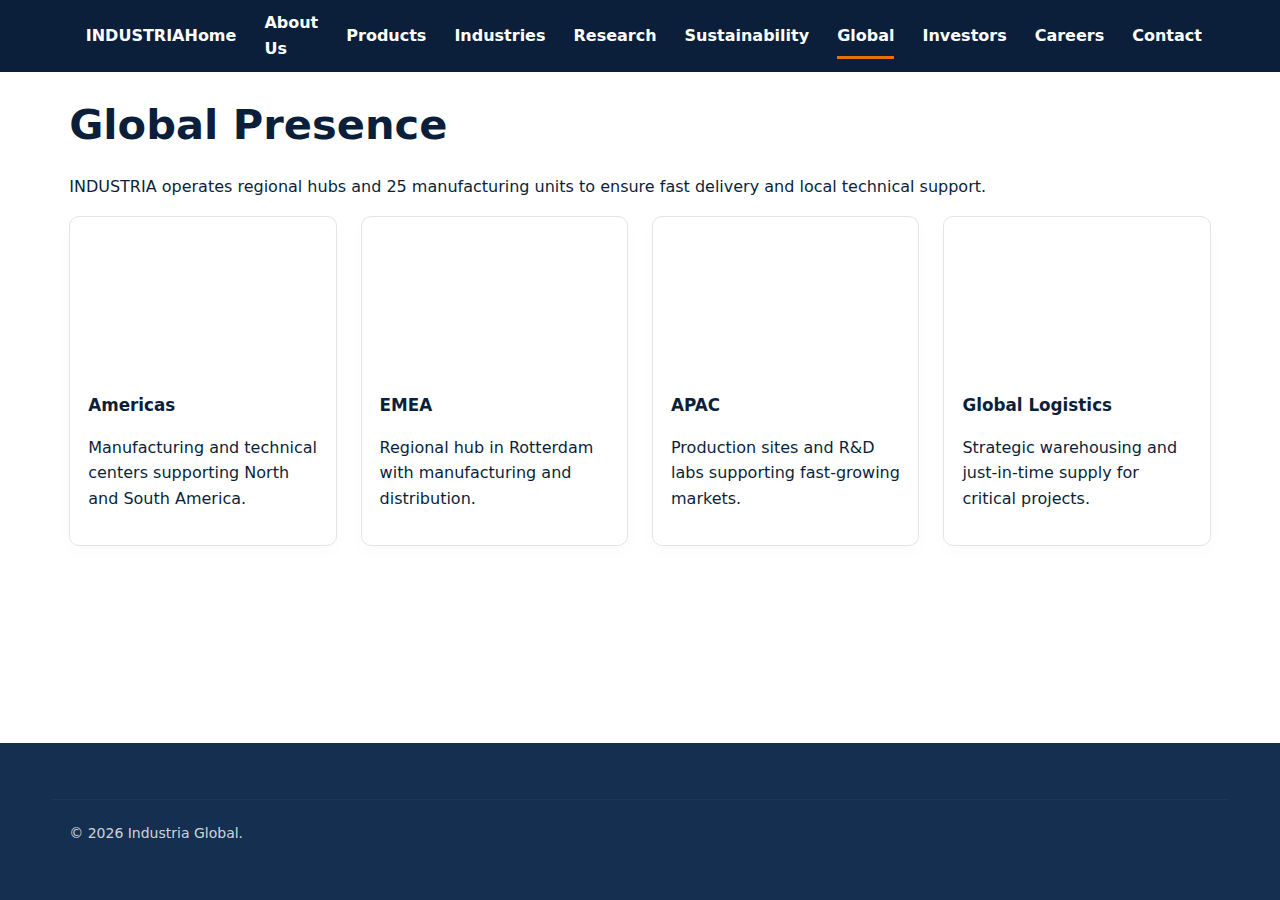
<file: pages/global.html>
<!DOCTYPE html>
<html lang="en">
<head>
  <meta charset="utf-8">
  <meta name="viewport" content="width=device-width,initial-scale=1">
  <title>Global Presence — INDUSTRIA</title>
  <meta name="description" content="INDUSTRIA global footprint: regional hubs, manufacturing units and distribution centers serving customers worldwide">
  <link rel="stylesheet" href="../css/style.css">
  <link rel="stylesheet" href="../css/responsive.css">
</head>
<body>
<a class="skip-link" href="#main-content">Skip to content</a>
<header class="header" id="header">
  <div class="container header__container">
    <a href="../index.html" class="logo">INDUSTRIA</a>
    <nav class="nav" aria-label="Primary Navigation">
      <ul class="nav__menu">
        <li><a href="../index.html" class="nav__link">Home</a></li>
        <li><a href="about.html" class="nav__link">About Us</a></li>
        <li class="nav__item nav__item--mega"><a href="products.html" class="nav__link">Products</a>
          <div class="mega-menu" aria-hidden="true">
            <div class="mega-menu__column"><h4>Coatings</h4><ul><li><a href="products.html#decorative">Decorative Paints</a></li><li><a href="products.html#protective">Protective Coatings</a></li></ul></div>
            <div class="mega-menu__column"><h4>Applications</h4><ul><li><a href="industries.html#marine">Marine &amp; Offshore</a></li><li><a href="industries.html#infrastructure">Infrastructure</a></li></ul></div>
            <div class="mega-menu__column"><h4>Technology</h4><ul><li><a href="research.html">R&amp;D &amp; Innovation</a></li><li><a href="sustainability.html">Sustainability</a></li></ul></div>
          </div>
        </li>
        <li><a href="industries.html" class="nav__link">Industries</a></li>
        <li><a href="research.html" class="nav__link">Research</a></li>
        <li><a href="sustainability.html" class="nav__link">Sustainability</a></li>
        <li><a href="global.html" class="nav__link active">Global</a></li>
        <li><a href="investors.html" class="nav__link">Investors</a></li>
        <li><a href="careers.html" class="nav__link">Careers</a></li>
        <li><a href="contact.html" class="nav__link nav__link--btn">Contact</a></li>
      </ul>
    </nav>
    <button class="hamburger" id="hamburger" aria-label="Menu Toggle" aria-expanded="false"><span></span><span></span><span></span></button>
  </div>
</header>
<main id="main-content">
  <section class="section">
    <div class="container">
      <h1>Global Presence</h1>
      <p class="lead">INDUSTRIA operates regional hubs and 25 manufacturing units to ensure fast delivery and local technical support.</p>
      <div class="grid grid--4">
        <div class="card"><img data-src="https://images.unsplash.com/photo-1496307042754-b4aa456c4a2d?q=80&w=1200&auto=format&fit=crop" alt="Americas hub" class="lazy"><h3>Americas</h3><p>Manufacturing and technical centers supporting North and South America.</p></div>
        <div class="card"><img data-src="https://images.unsplash.com/photo-1509395176047-4a66953fd231?q=80&w=1200&auto=format&fit=crop" alt="EMEA hub" class="lazy"><h3>EMEA</h3><p>Regional hub in Rotterdam with manufacturing and distribution.</p></div>
        <div class="card"><img data-src="https://images.unsplash.com/photo-1496307042754-b4aa456c4a2d?q=80&w=1200&auto=format&fit=crop" alt="APAC hub" class="lazy"><h3>APAC</h3><p>Production sites and R&amp;D labs supporting fast-growing markets.</p></div>
        <div class="card"><img data-src="https://images.unsplash.com/photo-1504198458649-3128b932f49b?q=80&w=1200&auto=format&fit=crop" alt="Logistics" class="lazy"><h3>Global Logistics</h3><p>Strategic warehousing and just-in-time supply for critical projects.</p></div>
      </div>
    </div>
  </section>
</main>
<footer class="footer"><div class="container footer__bottom">© 2026 Industria Global.</div></footer>
<script defer src="../js/main.js"></script>
</body>
</html>
</file>
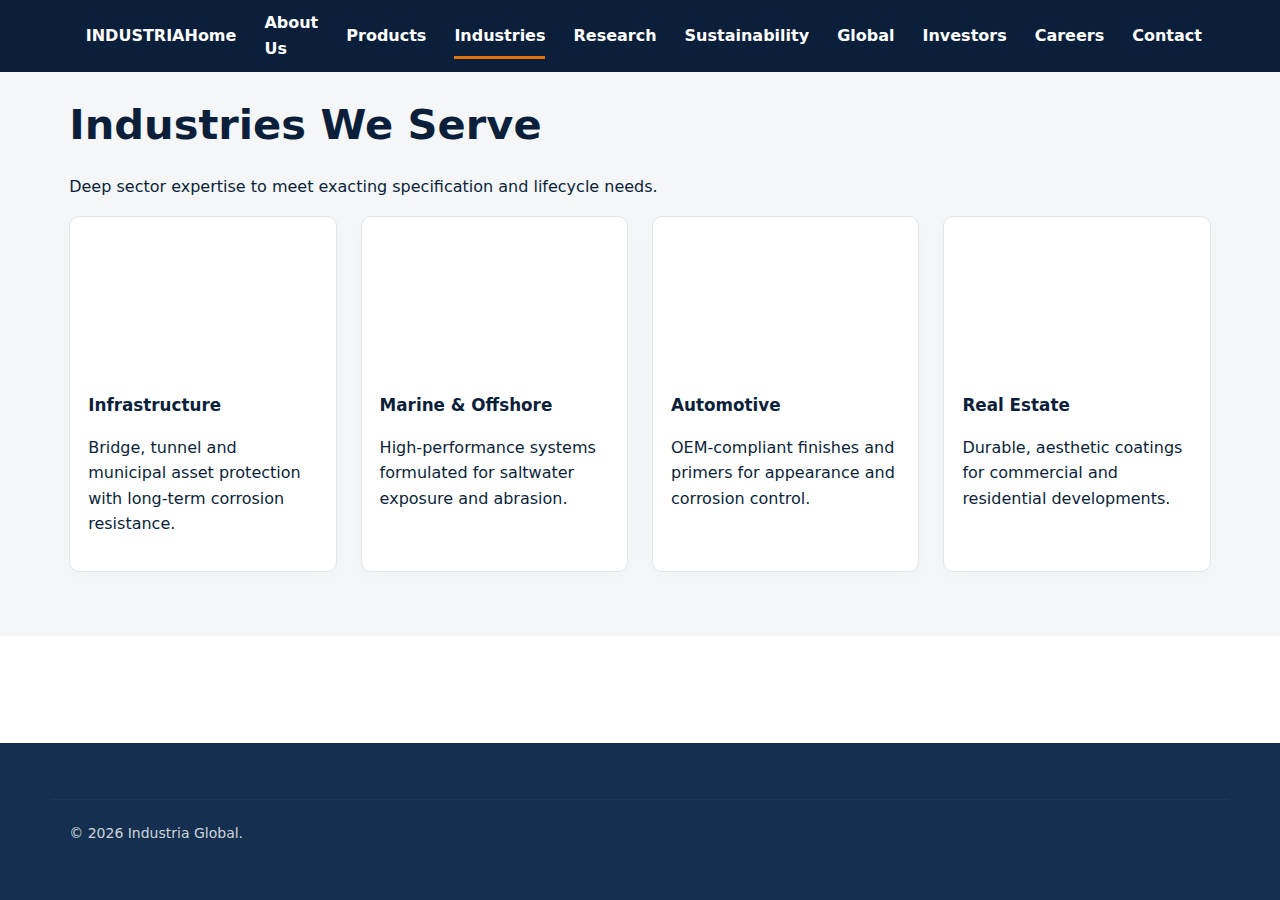
<file: pages/industries.html>
<!DOCTYPE html>
<html lang="en">
<head>
  <meta charset="utf-8">
  <meta name="viewport" content="width=device-width,initial-scale=1">
  <title>Industries — INDUSTRIA</title>
  <link rel="stylesheet" href="../css/style.css">
  <link rel="stylesheet" href="../css/responsive.css">
</head>
<body>
<a class="skip-link" href="#main-content">Skip to content</a>
<header class="header" id="header">
  <div class="container header__container">
    <a href="../index.html" class="logo">INDUSTRIA</a>
    <nav class="nav" aria-label="Primary Navigation">
      <ul class="nav__menu">
        <li><a href="../index.html" class="nav__link">Home</a></li>
        <li><a href="about.html" class="nav__link">About Us</a></li>
        <li class="nav__item nav__item--mega"><a href="products.html" class="nav__link">Products</a>
          <div class="mega-menu" aria-hidden="true">
            <div class="mega-menu__column"><h4>Coatings</h4><ul><li><a href="products.html#decorative">Decorative Paints</a></li><li><a href="products.html#protective">Protective Coatings</a></li></ul></div>
            <div class="mega-menu__column"><h4>Applications</h4><ul><li><a href="industries.html#marine">Marine &amp; Offshore</a></li><li><a href="industries.html#infrastructure">Infrastructure</a></li></ul></div>
            <div class="mega-menu__column"><h4>Technology</h4><ul><li><a href="research.html">R&amp;D &amp; Innovation</a></li><li><a href="sustainability.html">Sustainability</a></li></ul></div>
          </div>
        </li>
        <li><a href="industries.html" class="nav__link active">Industries</a></li>
        <li><a href="research.html" class="nav__link">Research</a></li>
        <li><a href="sustainability.html" class="nav__link">Sustainability</a></li>
        <li><a href="global.html" class="nav__link">Global</a></li>
        <li><a href="investors.html" class="nav__link">Investors</a></li>
        <li><a href="careers.html" class="nav__link">Careers</a></li>
        <li><a href="contact.html" class="nav__link nav__link--btn">Contact</a></li>
      </ul>
    </nav>
    <button class="hamburger" id="hamburger" aria-label="Menu Toggle" aria-expanded="false"><span></span><span></span><span></span></button>
  </div>
</header>
<main id="main-content">
  <section class="section section--light">
    <div class="container">
      <h1>Industries We Serve</h1>
      <p class="lead">Deep sector expertise to meet exacting specification and lifecycle needs.</p>
      <div class="grid grid--4">
        <div class="card"><img data-src="https://images.unsplash.com/photo-1505842465776-3d0b0616b7a5?q=80&w=1200&auto=format&fit=crop" alt="Bridge coatings" class="lazy"><h3 id="infrastructure">Infrastructure</h3><p>Bridge, tunnel and municipal asset protection with long-term corrosion resistance.</p></div>
        <div class="card"><img data-src="https://images.unsplash.com/photo-1506744038136-46273834b3fb?q=80&w=1200&auto=format&fit=crop" alt="Marine coatings" class="lazy"><h3 id="marine">Marine &amp; Offshore</h3><p>High-performance systems formulated for saltwater exposure and abrasion.</p></div>
        <div class="card"><img data-src="https://images.unsplash.com/photo-1517841905240-472988babdf9?q=80&w=1200&auto=format&fit=crop" alt="Automotive coatings" class="lazy"><h3>Automotive</h3><p>OEM-compliant finishes and primers for appearance and corrosion control.</p></div>
        <div class="card"><img data-src="https://images.unsplash.com/photo-1505691723518-36a1b43f9b6b?q=80&w=1200&auto=format&fit=crop" alt="Real estate coatings" class="lazy"><h3>Real Estate</h3><p>Durable, aesthetic coatings for commercial and residential developments.</p></div>
      </div>
    </div>
  </section>
</main>
<footer class="footer"><div class="container footer__bottom">© 2026 Industria Global.</div></footer>
<script defer src="../js/main.js"></script>
</body>
</html>
</file>
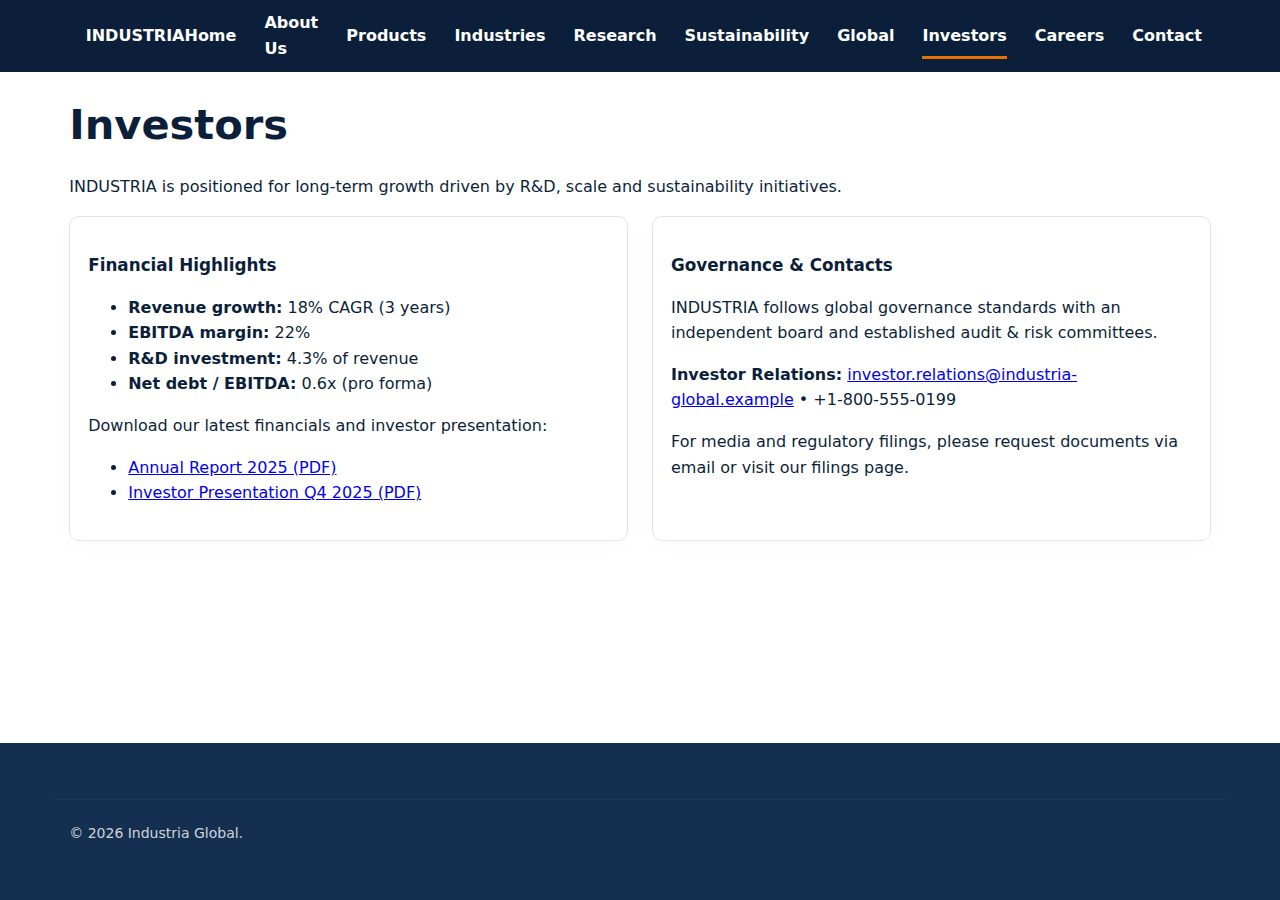
<file: pages/investors.html>
<!DOCTYPE html>
<html lang="en">
<head>
  <meta charset="utf-8">
  <meta name="viewport" content="width=device-width,initial-scale=1">
  <title>Investors — INDUSTRIA</title>
  <meta name="description" content="Investor resources, financial highlights and governance at INDUSTRIA">
  <link rel="stylesheet" href="../css/style.css">
  <link rel="stylesheet" href="../css/responsive.css">
</head>
<body>
<a class="skip-link" href="#main-content">Skip to content</a>
<header class="header" id="header">
  <div class="container header__container">
    <a href="../index.html" class="logo">INDUSTRIA</a>
    <nav class="nav" aria-label="Primary Navigation">
      <ul class="nav__menu">
        <li><a href="../index.html" class="nav__link">Home</a></li>
        <li><a href="about.html" class="nav__link">About Us</a></li>
        <li class="nav__item nav__item--mega"><a href="products.html" class="nav__link">Products</a>
          <div class="mega-menu" aria-hidden="true">
            <div class="mega-menu__column"><h4>Coatings</h4><ul><li><a href="products.html#decorative">Decorative Paints</a></li><li><a href="products.html#protective">Protective Coatings</a></li></ul></div>
            <div class="mega-menu__column"><h4>Applications</h4><ul><li><a href="industries.html#marine">Marine &amp; Offshore</a></li><li><a href="industries.html#infrastructure">Infrastructure</a></li></ul></div>
            <div class="mega-menu__column"><h4>Technology</h4><ul><li><a href="research.html">R&amp;D &amp; Innovation</a></li><li><a href="sustainability.html">Sustainability</a></li></ul></div>
          </div>
        </li>
        <li><a href="industries.html" class="nav__link">Industries</a></li>
        <li><a href="research.html" class="nav__link">Research</a></li>
        <li><a href="sustainability.html" class="nav__link">Sustainability</a></li>
        <li><a href="global.html" class="nav__link">Global</a></li>
        <li><a href="investors.html" class="nav__link active">Investors</a></li>
        <li><a href="careers.html" class="nav__link">Careers</a></li>
        <li><a href="contact.html" class="nav__link nav__link--btn">Contact</a></li>
      </ul>
    </nav>
    <button class="hamburger" id="hamburger" aria-label="Menu Toggle" aria-expanded="false"><span></span><span></span><span></span></button>
  </div>
</header>
<main id="main-content">
  <section class="section">
    <div class="container">
      <h1>Investors</h1>
      <p class="lead">INDUSTRIA is positioned for long-term growth driven by R&amp;D, scale and sustainability initiatives.</p>
      <div class="grid grid--2">
          <div class="card">
            <h3>Financial Highlights</h3>
            <ul>
              <li><strong>Revenue growth:</strong> 18% CAGR (3 years)</li>
              <li><strong>EBITDA margin:</strong> 22%</li>
              <li><strong>R&amp;D investment:</strong> 4.3% of revenue</li>
              <li><strong>Net debt / EBITDA:</strong> 0.6x (pro forma)</li>
            </ul>
            <p class="u-mt-12">Download our latest financials and investor presentation:</p>
            <ul>
              <li><a href="/assets/INDUSTRIA_Annual_Report_2025.pdf">Annual Report 2025 (PDF)</a></li>
              <li><a href="/assets/INDUSTRIA_Investor_Presentation_Q4_2025.pdf">Investor Presentation Q4 2025 (PDF)</a></li>
            </ul>
          </div>
          <div class="card">
            <h3>Governance &amp; Contacts</h3>
            <p>INDUSTRIA follows global governance standards with an independent board and established audit & risk committees.</p>
            <p class="u-mt-12"><strong>Investor Relations:</strong> <a href="mailto:investor.relations@industria-global.example">investor.relations@industria-global.example</a> • +1-800-555-0199</p>
            <p class="u-mt-12">For media and regulatory filings, please request documents via email or visit our filings page.</p>
          </div>
      </div>
    </div>
  </section>
</main>
<footer class="footer"><div class="container footer__bottom">© 2026 Industria Global.</div></footer>
<script defer src="../js/main.js"></script>
</body>
</html>
</file>
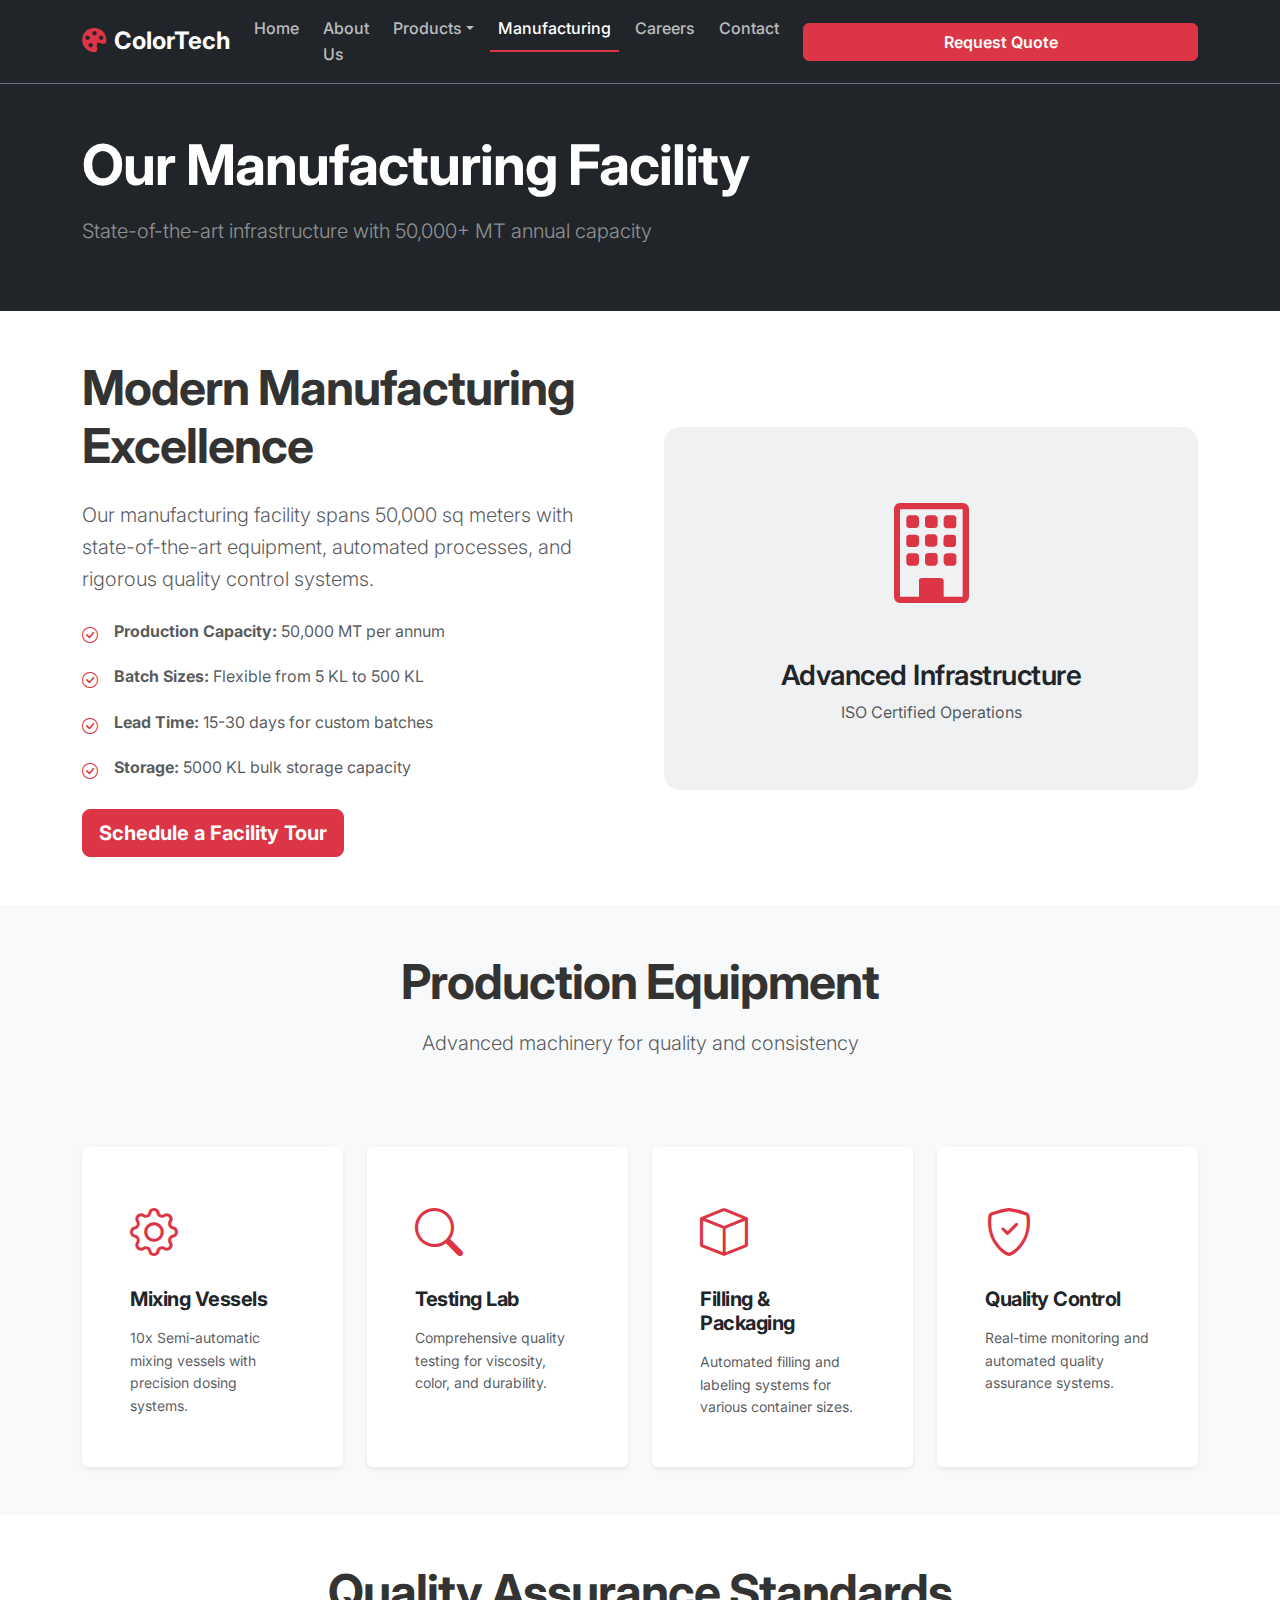
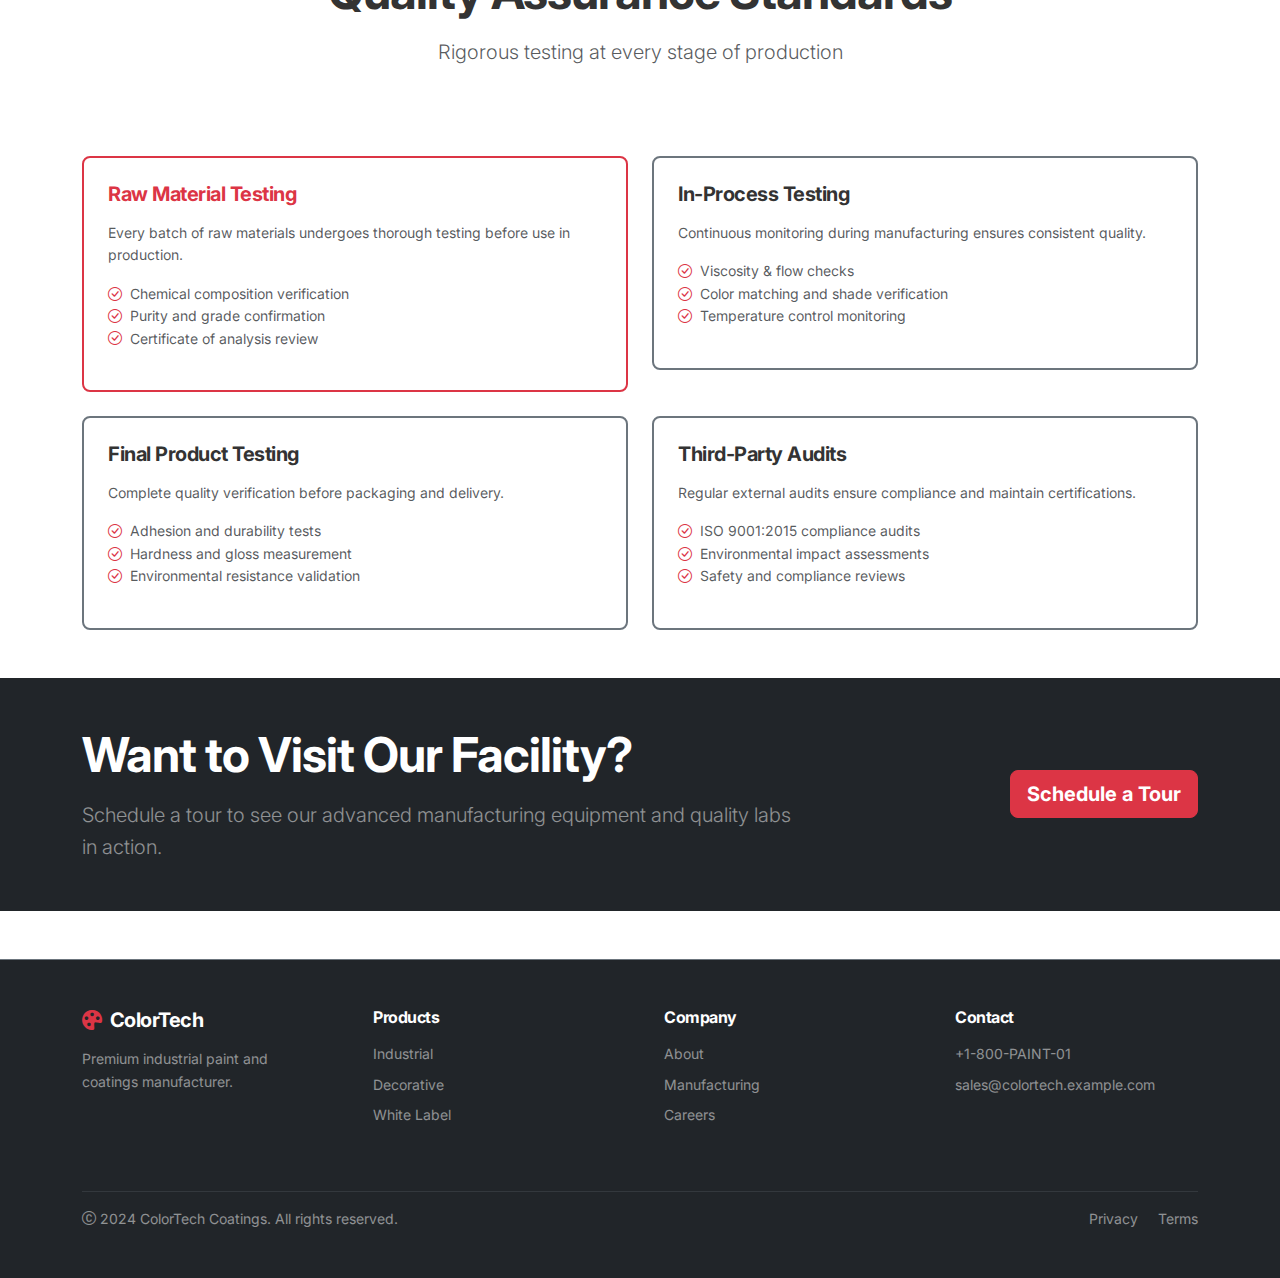
<file: pages/manufacturing.html>
<!DOCTYPE html>
<html lang="en">
<head>
  <meta charset="UTF-8">
  <meta name="viewport" content="width=device-width, initial-scale=1.0">
  <title>Manufacturing Facility - ColorTech Coatings</title>
  <meta name="description" content="ColorTech state-of-the-art manufacturing facility: 50,000+ MT capacity, ISO certified, advanced quality testing labs, and skilled workforce.">

  <link href="https://fonts.googleapis.com/css2?family=Inter:wght@300;400;500;600;700;800&family=Space+Mono:wght@400;700&display=swap" rel="stylesheet">
  <link href="https://cdn.jsdelivr.net/npm/bootstrap@5.3.0/dist/css/bootstrap.min.css" rel="stylesheet">
  <link rel="stylesheet" href="https://cdn.jsdelivr.net/npm/bootstrap-icons@1.11.0/font/bootstrap-icons.css">
  <link rel="stylesheet" href="../css/theme.css">
</head>
<body>
  <a class="skip-link" href="#main-content">Skip to main content</a>

  <nav class="navbar navbar-expand-lg navbar-dark bg-dark sticky-top border-bottom border-secondary">
    <div class="container-lg">
      <a class="navbar-brand fw-bold fs-4" href="../index.html">
        <i class="bi bi-palette-fill text-danger me-2"></i>ColorTech
      </a>
      <button class="navbar-toggler" type="button" data-bs-toggle="collapse" data-bs-target="#navbarNav">
        <span class="navbar-toggler-icon"></span>
      </button>
      <div class="collapse navbar-collapse" id="navbarNav">
        <ul class="navbar-nav ms-auto gap-2">
          <li class="nav-item"><a class="nav-link" href="../index.html">Home</a></li>
          <li class="nav-item"><a class="nav-link" href="about.html">About Us</a></li>
          <li class="nav-item dropdown">
            <a class="nav-link dropdown-toggle" href="#" id="productsDropdown" role="button" data-bs-toggle="dropdown">Products</a>
            <ul class="dropdown-menu dropdown-menu-dark" aria-labelledby="productsDropdown">
              <li><a class="dropdown-item" href="products.html#industrial">Industrial Coatings</a></li>
              <li><a class="dropdown-item" href="products.html#decorative">Decorative Paints</a></li>
              <li><hr class="dropdown-divider"></li>
              <li><a class="dropdown-item" href="white-label.html">White Label</a></li>
            </ul>
          </li>
          <li class="nav-item"><a class="nav-link active" href="manufacturing.html">Manufacturing</a></li>
          <li class="nav-item"><a class="nav-link" href="careers.html">Careers</a></li>
          <li class="nav-item"><a class="nav-link" href="contact.html">Contact</a></li>
        </ul>
        <a href="contact.html" class="btn btn-danger ms-lg-3 mt-3 mt-lg-0 w-100 w-lg-auto">Request Quote</a>
      </div>
    </div>
  </nav>

  <main id="main-content">
    <!-- Page Hero -->
    <section class="py-5 py-lg-7 bg-dark text-white">
      <div class="container-lg">
        <h1 class="display-4 fw-bold mb-3">Our Manufacturing Facility</h1>
        <p class="lead text-white-50">State-of-the-art infrastructure with 50,000+ MT annual capacity</p>
      </div>
    </section>

    <!-- Facility Overview -->
    <section class="py-5 py-lg-8">
      <div class="container-lg">
        <div class="row align-items-center g-5">
          <div class="col-lg-6">
            <h2 class="display-5 fw-bold mb-4">Modern Manufacturing Excellence</h2>
            <p class="lead text-muted mb-4">
              Our manufacturing facility spans 50,000 sq meters with state-of-the-art equipment, automated processes, and rigorous quality control systems.
            </p>
            <ul class="list-unstyled mb-4">
              <li class="mb-3 d-flex gap-3">
                <i class="bi bi-check-circle text-danger flex-shrink-0 mt-1"></i>
                <span class="text-muted"><strong>Production Capacity:</strong> 50,000 MT per annum</span>
              </li>
              <li class="mb-3 d-flex gap-3">
                <i class="bi bi-check-circle text-danger flex-shrink-0 mt-1"></i>
                <span class="text-muted"><strong>Batch Sizes:</strong> Flexible from 5 KL to 500 KL</span>
              </li>
              <li class="mb-3 d-flex gap-3">
                <i class="bi bi-check-circle text-danger flex-shrink-0 mt-1"></i>
                <span class="text-muted"><strong>Lead Time:</strong> 15-30 days for custom batches</span>
              </li>
              <li class="mb-3 d-flex gap-3">
                <i class="bi bi-check-circle text-danger flex-shrink-0 mt-1"></i>
                <span class="text-muted"><strong>Storage:</strong> 5000 KL bulk storage capacity</span>
              </li>
            </ul>
            <a href="contact.html" class="btn btn-danger btn-lg fw-bold">Schedule a Facility Tour</a>
          </div>
          <div class="col-lg-6">
            <div class="bg-secondary bg-opacity-10 rounded-4 p-5 text-center" style="min-height: 350px; display: flex; align-items: center; justify-content: center;">
              <div>
                <i class="bi bi-building" style="font-size: 100px; color: #dc3545;"></i>
                <h3 class="text-dark mt-4">Advanced Infrastructure</h3>
                <p class="text-muted">ISO Certified Operations</p>
              </div>
            </div>
          </div>
        </div>
      </div>
    </section>

    <!-- Equipment & Technology -->
    <section class="py-5 py-lg-8 bg-light">
      <div class="container-lg">
        <div class="text-center mb-5 pb-4">
          <h2 class="display-5 fw-bold mb-3">Production Equipment</h2>
          <p class="lead text-muted">Advanced machinery for quality and consistency</p>
        </div>
        <div class="row g-4">
          <div class="col-md-6 col-lg-3">
            <div class="card border-0 h-100 shadow-sm">
              <div class="card-body p-5">
                <div style="font-size: 48px; color: #dc3545; margin-bottom: 16px;">
                  <i class="bi bi-gear"></i>
                </div>
                <h5 class="card-title fw-bold mb-3">Mixing Vessels</h5>
                <p class="card-text text-muted small">
                  10x Semi-automatic mixing vessels with precision dosing systems.
                </p>
              </div>
            </div>
          </div>
          <div class="col-md-6 col-lg-3">
            <div class="card border-0 h-100 shadow-sm">
              <div class="card-body p-5">
                <div style="font-size: 48px; color: #dc3545; margin-bottom: 16px;">
                  <i class="bi bi-search"></i>
                </div>
                <h5 class="card-title fw-bold mb-3">Testing Lab</h5>
                <p class="card-text text-muted small">
                  Comprehensive quality testing for viscosity, color, and durability.
                </p>
              </div>
            </div>
          </div>
          <div class="col-md-6 col-lg-3">
            <div class="card border-0 h-100 shadow-sm">
              <div class="card-body p-5">
                <div style="font-size: 48px; color: #dc3545; margin-bottom: 16px;">
                  <i class="bi bi-box"></i>
                </div>
                <h5 class="card-title fw-bold mb-3">Filling & Packaging</h5>
                <p class="card-text text-muted small">
                  Automated filling and labeling systems for various container sizes.
                </p>
              </div>
            </div>
          </div>
          <div class="col-md-6 col-lg-3">
            <div class="card border-0 h-100 shadow-sm">
              <div class="card-body p-5">
                <div style="font-size: 48px; color: #dc3545; margin-bottom: 16px;">
                  <i class="bi bi-shield-check"></i>
                </div>
                <h5 class="card-title fw-bold mb-3">Quality Control</h5>
                <p class="card-text text-muted small">
                  Real-time monitoring and automated quality assurance systems.
                </p>
              </div>
            </div>
          </div>
        </div>
      </div>
    </section>

    <!-- Quality Standards -->
    <section class="py-5 py-lg-8">
      <div class="container-lg">
        <div class="text-center mb-5 pb-4">
          <h2 class="display-5 fw-bold mb-3">Quality Assurance Standards</h2>
          <p class="lead text-muted">Rigorous testing at every stage of production</p>
        </div>
        <div class="row g-4">
          <div class="col-md-6">
            <div class="p-4 border border-2 border-danger rounded-3">
              <h5 class="fw-bold mb-3 text-danger">Raw Material Testing</h5>
              <p class="text-muted mb-3 small">
                Every batch of raw materials undergoes thorough testing before use in production.
              </p>
              <ul class="list-unstyled text-muted small">
                <li><i class="bi bi-check-circle text-danger me-2"></i>Chemical composition verification</li>
                <li><i class="bi bi-check-circle text-danger me-2"></i>Purity and grade confirmation</li>
                <li><i class="bi bi-check-circle text-danger me-2"></i>Certificate of analysis review</li>
              </ul>
            </div>
          </div>
          <div class="col-md-6">
            <div class="p-4 border border-2 border-secondary rounded-3">
              <h5 class="fw-bold mb-3">In-Process Testing</h5>
              <p class="text-muted mb-3 small">
                Continuous monitoring during manufacturing ensures consistent quality.
              </p>
              <ul class="list-unstyled text-muted small">
                <li><i class="bi bi-check-circle text-danger me-2"></i>Viscosity & flow checks</li>
                <li><i class="bi bi-check-circle text-danger me-2"></i>Color matching and shade verification</li>
                <li><i class="bi bi-check-circle text-danger me-2"></i>Temperature control monitoring</li>
              </ul>
            </div>
          </div>
          <div class="col-md-6">
            <div class="p-4 border border-2 border-secondary rounded-3">
              <h5 class="fw-bold mb-3">Final Product Testing</h5>
              <p class="text-muted mb-3 small">
                Complete quality verification before packaging and delivery.
              </p>
              <ul class="list-unstyled text-muted small">
                <li><i class="bi bi-check-circle text-danger me-2"></i>Adhesion and durability tests</li>
                <li><i class="bi bi-check-circle text-danger me-2"></i>Hardness and gloss measurement</li>
                <li><i class="bi bi-check-circle text-danger me-2"></i>Environmental resistance validation</li>
              </ul>
            </div>
          </div>
          <div class="col-md-6">
            <div class="p-4 border border-2 border-secondary rounded-3">
              <h5 class="fw-bold mb-3">Third-Party Audits</h5>
              <p class="text-muted mb-3 small">
                Regular external audits ensure compliance and maintain certifications.
              </p>
              <ul class="list-unstyled text-muted small">
                <li><i class="bi bi-check-circle text-danger me-2"></i>ISO 9001:2015 compliance audits</li>
                <li><i class="bi bi-check-circle text-danger me-2"></i>Environmental impact assessments</li>
                <li><i class="bi bi-check-circle text-danger me-2"></i>Safety and compliance reviews</li>
              </ul>
            </div>
          </div>
        </div>
      </div>
    </section>

    <!-- CTA -->
    <section class="py-5 py-lg-8 bg-dark text-white">
      <div class="container-lg">
        <div class="row align-items-center g-5">
          <div class="col-lg-8">
            <h2 class="display-5 fw-bold mb-3">Want to Visit Our Facility?</h2>
            <p class="lead text-white-50 mb-0">
              Schedule a tour to see our advanced manufacturing equipment and quality labs in action.
            </p>
          </div>
          <div class="col-lg-4 text-lg-end">
            <a href="contact.html" class="btn btn-danger btn-lg fw-bold">Schedule a Tour</a>
          </div>
        </div>
      </div>
    </section>
  </main>

  <!-- Footer -->
  <footer class="bg-dark text-white border-top border-secondary py-5 mt-5">
    <div class="container-lg">
      <div class="row g-5 mb-5">
        <div class="col-md-3">
          <h5 class="fw-bold mb-3"><i class="bi bi-palette-fill text-danger me-2"></i>ColorTech</h5>
          <p class="text-white-50 small">Premium industrial paint and coatings manufacturer.</p>
        </div>
        <div class="col-md-3">
          <h6 class="fw-bold mb-3">Products</h6>
          <ul class="list-unstyled text-white-50 small">
            <li class="mb-2"><a href="products.html#industrial" class="text-white-50 text-decoration-none">Industrial</a></li>
            <li class="mb-2"><a href="products.html#decorative" class="text-white-50 text-decoration-none">Decorative</a></li>
            <li class="mb-2"><a href="white-label.html" class="text-white-50 text-decoration-none">White Label</a></li>
          </ul>
        </div>
        <div class="col-md-3">
          <h6 class="fw-bold mb-3">Company</h6>
          <ul class="list-unstyled text-white-50 small">
            <li class="mb-2"><a href="about.html" class="text-white-50 text-decoration-none">About</a></li>
            <li class="mb-2"><a href="manufacturing.html" class="text-white-50 text-decoration-none">Manufacturing</a></li>
            <li class="mb-2"><a href="careers.html" class="text-white-50 text-decoration-none">Careers</a></li>
          </ul>
        </div>
        <div class="col-md-3">
          <h6 class="fw-bold mb-3">Contact</h6>
          <ul class="list-unstyled text-white-50 small">
            <li class="mb-2"><a href="tel:+18005724001" class="text-white-50 text-decoration-none">+1-800-PAINT-01</a></li>
            <li class="mb-2"><a href="mailto:sales@colortech.example.com" class="text-white-50 text-decoration-none">sales@colortech.example.com</a></li>
          </ul>
        </div>
      </div>
      <hr class="border-secondary">
      <div class="row align-items-center g-3">
        <div class="col-md-6 text-white-50 small"><i class="bi bi-c-circle me-1"></i>2024 ColorTech Coatings. All rights reserved.</div>
        <div class="col-md-6 text-md-end text-white-50 small">
          <a href="#" class="text-white-50 text-decoration-none me-3">Privacy</a>
          <a href="#" class="text-white-50 text-decoration-none">Terms</a>
        </div>
      </div>
    </div>
  </footer>

  <script src="https://cdn.jsdelivr.net/npm/bootstrap@5.3.0/dist/js/bootstrap.bundle.min.js"></script>
  <script src="../js/main.js"></script>
</body>
</html>
</file>
<file: assets/css/style.css>
/* ============================================
   ChromaShield Coatings — Main Stylesheet
   Font: Barlow Condensed (Display) + Barlow (Body)
   Palette: Navy #0d1f3c | Grey #4a5568 | Accent #e85d04 | White #fff
   ============================================ */

/* ---------- CSS Variables ---------- */
:root {
  --navy:       #0d1f3c;
  --navy-mid:   #1a3560;
  --accent:     #e85d04;
  --accent-dark:#c94e00;
  --grey-700:   #4a5568;
  --grey-100:   #f4f6f8;
  --white:      #ffffff;
  --border:     #dee2e6;
  --shadow-sm:  0 2px 8px rgba(0,0,0,.08);
  --shadow-md:  0 6px 24px rgba(0,0,0,.12);
  --font-display: 'Barlow Condensed', sans-serif;
  --font-body:    'Barlow', sans-serif;
  --section-py: 80px;
}

/* ---------- Base ---------- */
*, *::before, *::after { box-sizing: border-box; }

body {
  font-family: var(--font-body);
  color: #222;
  background: #fff;
  font-size: 1rem;
  line-height: 1.6;
}

h1, h2, h3, h4, h5, h6 {
  font-family: var(--font-display);
  font-weight: 700;
  line-height: 1.2;
  letter-spacing: 0.02em;
}

a { color: var(--accent); text-decoration: none; }
a:hover { color: var(--accent-dark); }

img { max-width: 100%; height: auto; }

/* ---------- Utility ---------- */
.py-section { padding: var(--section-py) 0; }
.bg-dark-navy { background-color: var(--navy) !important; }
.text-accent { color: var(--accent) !important; }
.fw-600 { font-weight: 600; }
.text-white-75 { color: rgba(255,255,255,.75); }
.text-white-50 { color: rgba(255,255,255,.5); }
.z-1 { position: relative; z-index: 1; }

/* ---------- Buttons ---------- */
.btn-accent {
  background: var(--accent);
  color: #fff;
  border: 2px solid var(--accent);
  font-family: var(--font-display);
  font-weight: 600;
  letter-spacing: .04em;
  transition: background .2s, border-color .2s, transform .15s;
}
.btn-accent:hover, .btn-accent:focus {
  background: var(--accent-dark);
  border-color: var(--accent-dark);
  color: #fff;
  transform: translateY(-1px);
}

.btn-primary {
  background: var(--navy-mid);
  border-color: var(--navy-mid);
  font-family: var(--font-display);
  font-weight: 600;
  letter-spacing: .04em;
  transition: background .2s, border-color .2s, transform .15s;
}
.btn-primary:hover, .btn-primary:focus {
  background: var(--navy);
  border-color: var(--navy);
  transform: translateY(-1px);
}

/* ---------- Navbar ---------- */
#mainNav {
  background: var(--navy);
  padding: 14px 0;
  border-bottom: 3px solid var(--accent);
  transition: box-shadow .3s;
}
#mainNav.scrolled { box-shadow: 0 4px 20px rgba(0,0,0,.25); }

.navbar-brand { display: flex; align-items: center; gap: 10px; }
.brand-icon { color: var(--accent); font-size: 1.6rem; line-height: 1; }
.brand-text {
  font-family: var(--font-display);
  font-size: 1.5rem;
  font-weight: 800;
  color: #fff;
  letter-spacing: 0.05em;
}
.brand-accent { color: var(--accent); }

#mainNav .nav-link {
  color: rgba(255,255,255,.85);
  font-family: var(--font-display);
  font-weight: 600;
  font-size: 1rem;
  letter-spacing: .04em;
  padding: 6px 10px;
  transition: color .2s;
}
#mainNav .nav-link:hover,
#mainNav .nav-link.active { color: var(--accent); }

#mainNav .dropdown-menu {
  border: none;
  border-top: 3px solid var(--accent);
  border-radius: 0 0 6px 6px;
  box-shadow: var(--shadow-md);
}
#mainNav .dropdown-item {
  font-family: var(--font-display);
  font-weight: 600;
  font-size: .95rem;
  padding: 8px 16px;
  color: var(--navy);
}
#mainNav .dropdown-item:hover { background: var(--grey-100); color: var(--accent); }

/* ---------- Hero ---------- */
.hero-section {
  position: relative;
  background:
    linear-gradient(135deg, rgba(13,31,60,.92) 0%, rgba(26,53,96,.80) 60%, rgba(13,31,60,.65) 100%),
    url('https://images.unsplash.com/photo-1504328345606-18bbc8c9d7d1?w=1600&q=80') center/cover no-repeat;
  min-height: 88vh;
  display: flex;
  align-items: center;
  padding: 120px 0 80px;
}
.hero-overlay {
  position: absolute;
  inset: 0;
  background: radial-gradient(ellipse at 70% 50%, rgba(232,93,4,.08) 0%, transparent 65%);
}
.min-vh-80 { min-height: 70vh; }

.hero-badge {
  display: inline-block;
  background: var(--accent);
  color: #fff;
  font-family: var(--font-display);
  font-weight: 700;
  font-size: .85rem;
  letter-spacing: .08em;
  padding: 4px 14px;
  border-radius: 2px;
  text-transform: uppercase;
  margin-bottom: 16px;
}
.hero-title {
  font-size: clamp(2.5rem, 6vw, 4.5rem);
  color: #fff;
  font-weight: 800;
  line-height: 1.05;
  margin-bottom: 20px;
  letter-spacing: .01em;
}
.hero-sub {
  font-size: 1.2rem;
  color: rgba(255,255,255,.8);
  max-width: 560px;
  line-height: 1.6;
}

.hero-stats { border-top: 1px solid rgba(255,255,255,.15); padding-top: 24px; }
.stat-item { text-align: center; }
.stat-num {
  display: block;
  font-family: var(--font-display);
  font-size: 2rem;
  font-weight: 800;
  color: var(--accent);
  line-height: 1;
}
.stat-label { display: block; font-size: .8rem; color: rgba(255,255,255,.6); text-transform: uppercase; letter-spacing: .06em; margin-top: 4px; }

/* ---------- Section Labels ---------- */
.section-label {
  display: inline-block;
  font-family: var(--font-display);
  font-weight: 700;
  font-size: .85rem;
  letter-spacing: .12em;
  text-transform: uppercase;
  color: var(--accent);
  margin-bottom: 10px;
}
.section-title {
  font-size: clamp(1.8rem, 3.5vw, 2.8rem);
  font-weight: 800;
  color: var(--navy);
  margin-bottom: 16px;
}

/* ---------- About Image Block ---------- */
.img-block { position: relative; }
.img-badge {
  position: absolute;
  bottom: -20px;
  right: -10px;
  background: var(--navy);
  color: #fff;
  padding: 14px 18px;
  border-radius: 6px;
  display: flex;
  align-items: center;
  gap: 12px;
  box-shadow: var(--shadow-md);
  min-width: 200px;
}
.img-badge strong { font-family: var(--font-display); font-size: 1rem; }
.img-badge small { font-size: .8rem; color: rgba(255,255,255,.6); }

/* ---------- Feature List ---------- */
.feature-list { list-style: none; padding: 0; margin: 0; }
.feature-list li {
  display: flex;
  align-items: flex-start;
  gap: 10px;
  padding: 6px 0;
  font-size: .95rem;
  color: var(--grey-700);
}
.feature-list li i { font-size: 1rem; margin-top: 2px; flex-shrink: 0; }

/* ---------- Product Cards ---------- */
.product-card {
  border: 1px solid var(--border);
  border-radius: 8px;
  transition: border-color .25s, box-shadow .25s, transform .2s;
  background: #fff;
  color: #222;
}
.product-card:hover {
  border-color: var(--accent);
  box-shadow: var(--shadow-md);
  transform: translateY(-3px);
}
.product-card.card-accent { border-top: 3px solid var(--accent); }

.product-icon {
  width: 52px;
  height: 52px;
  border-radius: 8px;
  background: rgba(232,93,4,.1);
  display: flex;
  align-items: center;
  justify-content: center;
  font-size: 1.4rem;
  color: var(--accent);
}
.link-more {
  font-family: var(--font-display);
  font-weight: 700;
  font-size: .9rem;
  color: var(--accent);
  margin-top: 12px;
  display: inline-block;
  letter-spacing: .04em;
}

/* ---------- Why Choose Us ---------- */
.why-card {
  border-radius: 8px;
  border: 1px solid rgba(255,255,255,.08);
  background: rgba(255,255,255,.04);
  transition: border-color .25s, background .25s;
}
.why-card:hover { border-color: rgba(232,93,4,.4); background: rgba(255,255,255,.07); }
.why-icon { font-size: 2rem; color: var(--accent); display: block; }

/* ---------- Certifications ---------- */
.cert-card {
  padding: 28px 20px;
  border: 1px solid var(--border);
  border-radius: 8px;
  background: #fff;
  transition: border-color .2s, box-shadow .2s;
}
.cert-card:hover { border-color: var(--accent); box-shadow: var(--shadow-sm); }
.cert-icon { font-size: 2.4rem; color: var(--navy-mid); }

/* ---------- Client Logos ---------- */
.client-logo-box {
  border: 1px solid var(--border);
  border-radius: 6px;
  padding: 20px;
  background: #fff;
  display: flex;
  align-items: center;
  justify-content: center;
  height: 70px;
  transition: border-color .2s;
}
.client-logo-box:hover { border-color: var(--accent); }
.client-placeholder { font-family: var(--font-display); font-weight: 700; color: #aaa; font-size: 1rem; letter-spacing: .1em; }

/* ---------- CTA Banner ---------- */
.cta-banner { background: linear-gradient(135deg, var(--navy) 0%, var(--navy-mid) 100%); }

/* ---------- Footer ---------- */
.footer { font-size: .95rem; }
.footer-heading {
  font-family: var(--font-display);
  font-size: .8rem;
  letter-spacing: .12em;
  text-transform: uppercase;
  color: rgba(255,255,255,.45);
  margin-bottom: 14px;
}
.footer-links { list-style: none; padding: 0; margin: 0; }
.footer-links li { margin-bottom: 8px; }
.footer-links a { color: rgba(255,255,255,.65); font-size: .9rem; transition: color .2s; }
.footer-links a:hover { color: var(--accent); }
.footer-contact { list-style: none; padding: 0; margin: 0; }
.footer-contact li { display: flex; align-items: flex-start; gap: 10px; margin-bottom: 10px; font-size: .9rem; color: rgba(255,255,255,.65); }
.footer-contact li i { margin-top: 3px; flex-shrink: 0; color: var(--accent); }
.footer-contact a { color: rgba(255,255,255,.65); transition: color .2s; }
.footer-contact a:hover { color: var(--accent); }
.footer-divider { border-color: rgba(255,255,255,.1); margin: 0 0 16px; }
.social-link { font-size: 1.2rem; color: rgba(255,255,255,.5); transition: color .2s; }
.social-link:hover { color: var(--accent); }

/* ---------- Page Header ---------- */
.page-header {
  background: linear-gradient(135deg, var(--navy) 0%, var(--navy-mid) 100%);
  padding: 60px 0 48px;
  border-bottom: 3px solid var(--accent);
}
.page-title {
  font-size: clamp(2rem, 5vw, 3rem);
  color: #fff;
  font-weight: 800;
  margin-bottom: 8px;
}
.page-subtitle { color: rgba(255,255,255,.65); font-size: 1.1rem; margin: 0; }
.breadcrumb { margin-bottom: 12px; }
.breadcrumb-item a { color: rgba(255,255,255,.5); }
.breadcrumb-item a:hover { color: var(--accent); }
.breadcrumb-item.active { color: rgba(255,255,255,.75); }
.breadcrumb-item + .breadcrumb-item::before { color: rgba(255,255,255,.3); }

/* ---------- Mini Stats ---------- */
.mini-stat {
  padding: 16px;
  background: var(--grey-100);
  border-radius: 6px;
  border-left: 3px solid var(--accent);
}
.mini-stat .stat-num { font-size: 1.6rem; color: var(--navy); }
.mini-stat .stat-label { color: var(--grey-700); }

/* ---------- Vision/Mission Cards ---------- */
.vm-card { border: 1px solid var(--border); border-radius: 10px; }
.vm-card:hover { border-color: var(--accent); box-shadow: var(--shadow-md); }
.vm-icon { width: 54px; height: 54px; border-radius: 8px; background: rgba(232,93,4,.12); display: flex; align-items: center; justify-content: center; font-size: 1.5rem; color: var(--accent); }

/* ---------- Quote Block ---------- */
.quote-block blockquote { border-left: 4px solid var(--accent); padding-left: 24px; }
.leader-avatar { width: 48px; height: 48px; border-radius: 50%; background: rgba(255,255,255,.1); display: flex; align-items: center; justify-content: center; color: rgba(255,255,255,.7); flex-shrink: 0; }

/* ---------- Product Detail Cards ---------- */
.product-detail-card {
  border: 1px solid var(--border);
  border-radius: 8px;
  position: relative;
  transition: border-color .25s, box-shadow .25s;
}
.product-detail-card:hover { border-color: var(--accent); box-shadow: var(--shadow-md); }
.product-badge {
  position: absolute;
  top: 12px;
  right: 12px;
  background: var(--accent);
  color: #fff;
  font-family: var(--font-display);
  font-size: .75rem;
  font-weight: 700;
  padding: 2px 10px;
  border-radius: 2px;
  letter-spacing: .06em;
}
.spec-list { list-style: none; padding: 0; margin: 0; }
.spec-list li { padding: 3px 0; padding-left: 14px; position: relative; color: var(--grey-700); }
.spec-list li::before { content: '–'; position: absolute; left: 0; color: var(--accent); }
.tag-pill { background: var(--grey-100); color: var(--grey-700); padding: 2px 10px; border-radius: 30px; font-size: .78rem; font-weight: 600; border: 1px solid var(--border); }
.sticky-product-nav { position: sticky; top: 63px; z-index: 900; background: #fff; }
.specs-table-block { background: var(--grey-100); padding: 32px; border-radius: 8px; border: 1px solid var(--border); }

/* ---------- Process Cards ---------- */
.process-card {
  border: 1px solid var(--border);
  border-radius: 8px;
  background: #fff;
  height: 100%;
  transition: border-color .25s, box-shadow .25s;
}
.process-card:hover { border-color: var(--accent); box-shadow: var(--shadow-md); }
.process-step { font-family: var(--font-display); font-size: 3rem; font-weight: 800; color: rgba(232,93,4,.2); line-height: 1; }
.process-icon { font-size: 1.8rem; color: var(--accent); }

/* ---------- Service Cards ---------- */
.service-card { border: 1px solid var(--border); border-radius: 8px; transition: border-color .25s, box-shadow .25s; }
.service-card:hover { border-color: var(--accent); box-shadow: var(--shadow-md); }
.service-icon { font-size: 2rem; color: var(--accent); }

/* ---------- MOQ Cards ---------- */
.moq-card { background: rgba(255,255,255,.06); border: 1px solid rgba(255,255,255,.1); border-radius: 8px; height: 100%; position: relative; transition: border-color .25s; }
.moq-card:hover { border-color: rgba(232,93,4,.5); }
.moq-card-featured { border-color: var(--accent); background: rgba(232,93,4,.08); }
.moq-badge { position: absolute; top: -12px; left: 50%; transform: translateX(-50%); background: var(--accent); color: #fff; font-family: var(--font-display); font-size: .75rem; font-weight: 700; padding: 2px 14px; border-radius: 30px; white-space: nowrap; }
.moq-icon { font-size: 2rem; color: rgba(255,255,255,.5); display: block; }
.moq-qty { font-family: var(--font-display); font-size: 2rem; font-weight: 800; color: #fff; margin: 8px 0 4px; }

/* ---------- Contact Page ---------- */
.contact-info-card { border: 1px solid var(--border); border-radius: 8px; height: 100%; transition: border-color .25s, box-shadow .25s; }
.contact-info-card:hover { border-color: var(--accent); box-shadow: var(--shadow-sm); }
.contact-icon { font-size: 2rem; color: var(--accent); display: block; }
.map-placeholder {
  background: var(--grey-100);
  border: 2px dashed var(--border);
  border-radius: 8px;
  height: 360px;
  display: flex;
  align-items: center;
  justify-content: center;
  text-align: center;
}
.map-overlay-text { padding: 24px; }
.contact-faq .accordion-button::after { display: none; }
.contact-faq .accordion-button:not(.collapsed) { color: var(--accent); box-shadow: none; }
.contact-faq .accordion-button:focus { box-shadow: none; }

/* ---------- Careers ---------- */
.job-card { border: 1px solid var(--border); border-radius: 8px; transition: border-color .25s, box-shadow .25s; }
.job-card:hover { border-color: var(--accent); box-shadow: var(--shadow-sm); }
.job-icon { width: 44px; height: 44px; border-radius: 8px; background: rgba(232,93,4,.1); display: flex; align-items: center; justify-content: center; font-size: 1.1rem; color: var(--accent); flex-shrink: 0; }
.job-tag { font-size: .8rem; color: var(--grey-700); display: inline-flex; align-items: center; gap: 4px; }
.job-tag i { font-size: .7rem; }

/* ---------- Forms ---------- */
.form-control, .form-select {
  border: 1.5px solid var(--border);
  border-radius: 6px;
  padding: 10px 14px;
  font-family: var(--font-body);
  font-size: .95rem;
  transition: border-color .2s, box-shadow .2s;
}
.form-control:focus, .form-select:focus {
  border-color: var(--navy-mid);
  box-shadow: 0 0 0 3px rgba(26,53,96,.1);
}
.form-label { font-weight: 600; font-size: .9rem; margin-bottom: 6px; }

/* ---------- Responsive ---------- */
@media (max-width: 992px) {
  :root { --section-py: 60px; }
  .hero-section { min-height: auto; padding: 80px 0 60px; }
  .img-badge { position: static; margin-top: 16px; display: inline-flex; }
  .sticky-product-nav { top: 56px; }
}

@media (max-width: 768px) {
  :root { --section-py: 48px; }
  .hero-title { font-size: 2.4rem; }
  .section-title { font-size: 1.8rem; }
  .spec-list, .feature-list { font-size: .9rem; }
}

@media (max-width: 576px) {
  .hero-stats .stat-num { font-size: 1.4rem; }
  .hero-sub { font-size: 1rem; }
  .page-title { font-size: 2rem; }
  .cta-banner .btn { width: 100%; justify-content: center; }
}
</file>
<file: css/style.css>
:root{
  /* Primary brand colors */
  --color-primary-navy: #0B1F3A;
  --color-primary-midnight: #142F4F;
/* -----------------------------
  --color-steel-gray: #5A6673;
  --color-carbon-black: #1A1A1A;

  /* Accents */
  --color-industrial-orange: #E57200;
  --color-industrial-orange-dark: #C95F00;
  --color-oxide-red: #A32121;
  --color-chemical-green: #1E7F5C;

  /* Neutral backgrounds */
  --color-light-bg: #F4F6F8;
  --color-white: #FFFFFF;
  --color-divider: #E1E5EA;

  /* Convenience mappings (for existing rules)
     Map old semantic names to new palette for ease of rollout */
  --color-primary: var(--color-primary-navy);
  --color-secondary: var(--color-primary-midnight);
  --color-accent: var(--color-industrial-orange);
  --bg-light: var(--color-light-bg);
  --color-muted: var(--color-steel-gray);

  --radius: 8px;
  --gap: 24px;
  --transition: 300ms cubic-bezier(.2,.9,.2,1);
  --max-width: 1320px;
  --base-font: 16px;

  /* Gradients */
  --gradient-primary: linear-gradient(135deg, var(--color-primary-navy), var(--color-primary-midnight));
  --gradient-accent: linear-gradient(135deg, var(--color-industrial-orange), var(--color-industrial-orange-dark));

  /* Overlay colors (with opacity) */
  --overlay-primary-start: rgba(11,31,58,0.62);
  --overlay-primary-end: rgba(20,47,79,0.62);
  --solvent-color: #EAF6FF; /* light solvent-like tint (adjustable) */
}

/* Additional tokens for on-dark surfaces and focus */
:root{
  --on-dark: rgba(255,255,255,0.95);
  --on-dark-muted: rgba(255,255,255,0.85);
  --on-dark-muted-2: rgba(255,255,255,0.55);
  --on-dark-border: rgba(255,255,255,0.08);
  --cta-deco-1: rgba(255,255,255,0.06);
  --cta-deco-2: rgba(255,255,255,0.02);
  --focus-ring: rgba(229,114,0,0.18);
  --footer-border: rgba(255,255,255,0.04);
}

/* Reset + Base */
*,:before,:after{box-sizing:border-box}
html{font-family:Inter, Poppins, system-ui, -apple-system, 'Segoe UI', Roboto, 'Helvetica Neue', Arial; font-size:var(--base-font); scroll-behavior:smooth; height:100%}
body{display:flex;flex-direction:column;min-height:100vh;color:var(--color-primary);background:var(--color-white);line-height:1.6;-webkit-font-smoothing:antialiased;margin:0px}
main{flex:1}
img{max-width:100%;height:auto;display:block}
.container{width:92%;max-width:var(--max-width);margin:0 auto}

/* Sections */
.section{padding:64px 0}
.section--light{background:var(--bg-light)}
.section--dark{background:linear-gradient(180deg,var(--color-primary-navy),var(--color-primary-midnight));color:var(--color-white)}
h1{font-size:2.6rem;margin-bottom:12px;color:var(--color-primary)}
h2{font-size:1.8rem;margin-bottom:18px;color:var(--color-primary)}
h3{font-size:1.05rem;margin-bottom:12px}
p{color:var(--color-muted)}

/* Announcement */
.announcement{background:var(--gradient-primary);color:var(--color-white);font-weight:500}
.announcement a{color:var(--color-white);text-decoration:underline}
.announcement .container{padding:8px 0}
.announcement a{color:var(--color-white);text-decoration:underline}

/* Header */
.header{position:fixed;top:0;left:0;right:0;z-index:1100;background:var(--color-primary-navy);transition:box-shadow var(--transition),transform var(--transition)}
.header.sticky{box-shadow:0 8px 30px rgba(0,0,0,0.18)}
.header__container{display:flex;align-items:center;justify-content:space-between;height:72px}
.logo{font-weight:700;color:var(--color-white);text-decoration:none}

/* Nav */
.nav__menu{display:flex;gap:28px;align-items:center;list-style:none;margin:0;padding:0}
.nav__link{color:var(--color-primary);text-decoration:none;font-weight:600;padding:8px 0;position:relative}
.header .nav__link{color:var(--color-white)}
.nav__link::after{content:'';position:absolute;left:0;bottom:-6px;height:3px;width:0;background:var(--color-industrial-orange);transition:width var(--transition)}
.nav__link:hover::after,.nav__link.active::after{width:100%}

/* Mega menu */
.nav__item--mega{position:relative}
.mega-menu{position:absolute;left:0;top:64px;width:760px;background:var(--color-white);padding:28px;border-radius:var(--radius);box-shadow:0 24px 48px rgba(0,0,0,0.12);display:flex;gap:24px;opacity:0;visibility:hidden;transform:translateY(6px);transition:opacity var(--transition),transform var(--transition)}
.nav__item--mega:hover .mega-menu{opacity:1;visibility:visible;transform:none}
.mega-menu h4{color:var(--color-primary-midnight);margin-bottom:8px}
.mega-menu a{display:block;color:var(--color-steel-gray);text-decoration:none;margin-bottom:8px}
.mega-menu a:hover{color:var(--color-industrial-orange)}

/* Hamburger */
.hamburger{display:none;background:none;border:0;cursor:pointer;padding:8px}
.hamburger span{display:block;width:22px;height:2px;background:var(--color-white);margin:4px 0;transition:transform var(--transition),opacity var(--transition)}

/* Hero slider */
.hero{position:relative;min-height:72vh;display:flex;align-items:center;padding-top:72px}
.hero__slider{position:relative;width:100%;overflow:hidden}
.hero__slide{min-height:60vh;background-size:cover;background-position:center;display:flex;align-items:center}
.hero__overlay{position:absolute;inset:0;background:linear-gradient(180deg,var(--overlay-primary-start),var(--overlay-primary-end))}
.hero__content{position:relative;color:var(--color-white);padding:80px 0;max-width:720px}
.hero__nav{position:absolute;right:24px;bottom:24px;display:flex;gap:8px}
.hero__prev,.hero__next{background:rgba(255,255,255,0.06);border:0;color:var(--color-white);padding:10px 14px;border-radius:6px;backdrop-filter:blur(4px);cursor:pointer}

/* Clean hero variant: lighter, more spacious, lower contrast */
.hero--clean{position:relative;min-height:60vh;display:flex;align-items:center;padding-top:92px;background:linear-gradient(180deg, rgba(11,31,58,0.02), transparent)}
.hero--clean .hero__slide{min-height:60vh}
.hero--clean .hero__overlay{background:linear-gradient(180deg, rgba(11,31,58,0.18), rgba(11,31,58,0.06));opacity:0.6}
.hero--clean .hero__content{position:relative;color:var(--color-primary-midnight);padding:56px 0;max-width:720px}
.hero--clean .hero__content h1{font-size:2rem;margin-bottom:12px;color:var(--color-primary-midnight);font-weight:700;line-height:1.06}
.hero--clean .hero__content p{color:var(--color-steel-gray);font-size:1rem;margin-bottom:18px}
.hero--clean .btn--primary{background:transparent;color:var(--color-primary-midnight);border:1px solid var(--color-primary-midnight);box-shadow:none}
.hero--clean .btn--primary:hover{background:var(--color-primary-midnight);color:var(--color-white)}
.hero--clean .hero__nav{display:none}

/* Fullpage hero variant: solvent-tinted, parallax-ready */
.hero--fullpage{position:relative;min-height:100vh;display:flex;align-items:center;justify-content:center;overflow:hidden;background:linear-gradient(180deg,var(--solvent-color), rgba(250,252,255,0.6));}
.hero--fullpage .hero__media{position:absolute;inset:0;z-index:0;height:100%;background-color:var(--solvent-color)}
.hero--fullpage .hero__media::after{content:'';position:absolute;inset:0;background:linear-gradient(135deg, rgba(234,246,255,0.45), rgba(240,248,255,0.15));mix-blend-mode:multiply;pointer-events:none}
.hero--fullpage .hero__media::before{content:'';position:absolute;inset:0;background-image:repeating-linear-gradient(135deg, rgba(255,255,255,0.02) 0 1px, transparent 1px 6px);opacity:0.28;pointer-events:none}
.hero--fullpage .hero__media .hero__img{position:absolute;inset:0;width:100%;height:100%;object-fit:cover;will-change:transform;transform:translate3d(0,0,0) scale(1.18);transition:transform 400ms ease,opacity 480ms ease}
.hero--fullpage .hero__color-overlay{position:absolute;inset:0;z-index:1;background:linear-gradient(180deg,var(--solvent-color) 0%, rgba(234,246,255,0.0) 45%);opacity:0.85;pointer-events:none}
.hero--fullpage .hero__overlay{background:linear-gradient(180deg, rgba(11,31,58,0.12), rgba(11,31,58,0.02));z-index:2}
.hero--fullpage .hero__content--center{position:relative;z-index:3;max-width:1100px;padding:24px 16px}
.hero--fullpage .hero__content--center h1{font-size:2.6rem;color:var(--color-primary-midnight);line-height:1.02;margin-bottom:12px}
.hero--fullpage .hero__content--center p{font-size:1.05rem;color:var(--color-steel-gray);max-width:800px}
.hero--fullpage .hero__actions .btn--primary{background:var(--color-industrial-orange);color:var(--color-white);border-color:var(--color-industrial-orange)}
.hero--fullpage .hero__actions .btn--secondary{background:transparent;color:var(--color-primary-midnight);border:1px solid rgba(20,47,79,0.06)}

@media (max-width:900px){
  .hero--fullpage{padding-top:72px}
  .hero--fullpage .hero__content--center h1{font-size:1.8rem}
  .hero--fullpage .hero__content--center p{font-size:0.98rem}
}

/* Static hero media + centered content */
.hero__media{position:absolute;inset:0;z-index:0;overflow:hidden}
.hero__media .hero__img{position:absolute;inset:0;width:100%;height:100%;object-fit:cover;filter:contrast(0.95) saturate(0.9);transform:scale(1.03)}
.hero__content--center{position:relative;z-index:2;display:flex;flex-direction:column;align-items:flex-start;padding:96px 0}
.hero__content--center h1{max-width:820px}
.hero__actions{display:flex;gap:12px;margin-top:18px}

@media (max-width:900px){
  .hero__content--center{align-items:center;text-align:center;padding:64px 0}
  .hero__actions{flex-direction:column;width:100%}
  .hero__actions .btn{width:100%}
}


/* Hero image lazy loader */
.hero__slide img{position:absolute;inset:0;width:100%;height:100%;object-fit:cover;border-radius:0;display:block;opacity:0;transition:opacity 420ms ease}
.hero__slide img[src]{opacity:1}

.lazy{opacity:0;transition:opacity 420ms ease}
.lazy[src]{opacity:1}

.card img{width:100%;height:140px;object-fit:cover;border-radius:6px;margin-bottom:12px;display:block}

.btn{display:inline-block;padding:12px 22px;border-radius:6px;text-decoration:none;font-weight:600;transition:background var(--transition),transform var(--transition)}
.btn--primary{background:var(--color-accent);color:var(--color-white)}
.btn--light{background:rgba(255,255,255,0.1);color:var(--color-white)}

.btn--primary{transition:background var(--transition),transform var(--transition)}
.btn--primary:hover{background:var(--color-industrial-orange-dark);transform:translateY(-1px)}

/* Grid system */
.grid{display:grid;gap:var(--gap)}
.grid--2{grid-template-columns:repeat(2,1fr)}
.grid--3{grid-template-columns:repeat(3,1fr)}
.grid--4{grid-template-columns:repeat(4,1fr)}

.card{background:var(--color-white);padding:22px;border-radius:var(--radius);border:1px solid var(--color-divider);box-shadow:0 6px 18px rgba(0,0,0,0.02);transition:transform var(--transition),box-shadow var(--transition)}
.card:hover{transform:translateY(-6px);box-shadow:0 18px 40px rgba(0,0,0,0.06)}

/* Reveal animations */
.reveal{opacity:0;transform:translateY(18px);transition:opacity 520ms ease,transform 520ms ease}
.reveal.active{opacity:1;transform:none}

.stat h3{font-size:2.4rem;color:var(--color-industrial-orange);margin-bottom:6px}

/* Footer */
.footer{background:var(--color-primary-midnight);color:var(--color-white);padding:56px 0}
.footer h4{margin-bottom:12px}
.footer a{color:rgba(255,255,255,0.95);text-decoration:none}
.footer__bottom{padding-top:22px;border-top:1px solid rgba(255,255,255,0.04);font-size:14px;color:rgba(255,255,255,0.8)}

/* Utilities */
.section--accent{background:var(--gradient-accent);color:var(--color-white)}
.news-list{list-style:none;padding:0;margin:0}
.news-list li{padding:10px 0;border-bottom:1px solid var(--color-divider)}

/* CTA — premium two-column layout for enterprise conversions */
.cta{padding:72px 0;position:relative;overflow:hidden}
.cta:before{content:'';position:absolute;right:-20%;top:-40%;width:60%;height:180%;background:radial-gradient(circle at 20% 20%, var(--cta-deco-1), transparent 30%), linear-gradient(180deg, var(--cta-deco-2), transparent);transform:rotate(-18deg);pointer-events:none}
.cta__wrap{display:grid;grid-template-columns:1fr 420px;gap:36px;align-items:center}
.cta__content h2{font-size:2rem;margin-bottom:12px}
.cta__content p{color:var(--on-dark);margin-bottom:14px}
.cta__bullets{display:flex;flex-direction:column;gap:8px;margin-top:8px}
.cta__bullet{display:flex;gap:12px;align-items:flex-start}
.cta__bullet svg{flex:0 0 20px;fill:var(--color-white);opacity:0.95}
.cta__actions{margin-top:18px;display:flex;gap:12px}

.cta__desc{font-size:13px;color:var(--on-dark-muted);margin-top:4px}

.btn--outline-light{background:transparent;color:var(--color-white);border:1px solid var(--on-dark-border)}

.cta__form{background:rgba(255,255,255,0.03);padding:20px;border-radius:8px;border:1px solid var(--on-dark-border)}
.form-field{display:flex;flex-direction:column;margin-bottom:12px}
.form-field label{font-size:13px;color:var(--on-dark);margin-bottom:6px}
.form-field input,.form-field textarea{padding:10px;border-radius:6px;border:1px solid var(--on-dark-border);background:transparent;color:var(--color-white)}
.form-field input::placeholder,.form-field textarea::placeholder{color:var(--on-dark-muted-2)}
.form-actions{display:flex;gap:8px;align-items:center}
.form-success{margin-top:10px;color:var(--color-chemical-green);background:rgba(0,0,0,0.12);padding:8px;border-radius:6px;font-weight:600}

/* Subtle CTA variant: light, clean, reduced visual weight */
.cta--subtle{background:var(--bg-light);color:var(--color-primary);padding:56px 0;border-top:1px solid var(--color-divider)}
.cta--subtle:before{display:none}
.cta--subtle .cta__wrap{grid-template-columns:1fr 360px;gap:28px}
.cta--subtle .cta__content h2{font-size:1.6rem;margin-bottom:8px;color:var(--color-primary-midnight);font-weight:600;text-transform:none}
.cta--subtle .cta__content p{color:var(--color-steel-gray);margin-bottom:12px}
.cta--subtle .cta__bullets{margin-top:6px}
.cta--subtle .cta__bullet svg{fill:var(--color-primary-midnight);opacity:0.9}
.cta--subtle .cta__bullet{gap:10px}
.cta--subtle .cta__desc{font-size:13px;color:var(--color-steel-gray);margin-top:4px}
.cta--subtle .btn--outline-light{border-color:var(--color-divider);color:var(--color-primary);background:transparent}
.cta--subtle .cta__form{background:var(--color-white);border:1px solid var(--color-divider);padding:16px;color:var(--color-primary)}
.cta--subtle .form-field label{color:var(--color-primary-midnight)}
.cta--subtle .form-field input,.cta--subtle .form-field textarea{background:var(--color-white);color:var(--color-primary);border:1px solid var(--color-divider)}
.cta--subtle .form-field input::placeholder,.cta--subtle .form-field textarea::placeholder{color:var(--color-muted)}


/* Sustainability section: chemical green accents only */
.sustainability h2, .sustainability .card h3{color:var(--color-chemical-green)}

/* Danger / important notices (use sparingly) */
.notice--danger{color:var(--color-oxide-red);background:rgba(163,33,33,0.06);padding:8px;border-radius:6px;border:1px solid rgba(163,33,33,0.08)}

@media (max-width:900px){
  .cta__wrap{grid-template-columns:1fr;}
  .cta__form{order:2}
}

/* Accessibility focus */
:focus{outline:3px solid var(--focus-ring);outline-offset:3px}

/* Prefer focus-visible where supported */
:focus:not(:focus-visible){outline:0}

/* Visually hidden (for aria-live regions and screenreader-only text) */
.visually-hidden{position:absolute!important;height:1px;width:1px;overflow:hidden;clip:rect(1px,1px,1px,1px);white-space:nowrap;border:0;padding:0;margin:-1px}

/* Smaller devices adjustments are in responsive.css */

/* Utility spacing */
.u-mt-8{margin-top:8px}
.u-mt-12{margin-top:12px}
.u-mt-16{margin-top:16px}
.u-mt-20{margin-top:20px}
.u-mt-24{margin-top:24px}
.u-mt-32{margin-top:32px}

/* 8px grid spacing helpers */
:root{
  --space-1: 8px;
  --space-2: 16px;
  --space-3: 24px;
  --space-4: 32px;
  --space-5: 40px;
}

/* -----------------------------
  Buttons System (BEM: .btn -- modifiers)
  ----------------------------- */
.btn{display:inline-flex;align-items:center;justify-content:center;gap:8px;padding:10px 18px;border-radius:6px;border:1px solid transparent;cursor:pointer;font-weight:700;font-size:14px}
.btn:disabled,.btn.is-disabled{opacity:.5;cursor:not-allowed;transform:none}
.btn--primary{background:var(--color-industrial-orange);color:var(--color-white);border-color:var(--color-industrial-orange)}
.btn--primary:hover{background:var(--color-industrial-orange-dark);transform:translateY(-2px)}
.btn--secondary{background:transparent;color:var(--color-primary-navy);border:1px solid var(--color-primary-navy)}
.btn--secondary:hover{background:rgba(20,47,79,0.04);color:var(--color-primary-midnight)}
.btn--ghost{background:transparent;color:var(--color-primary-midnight);border:1px dashed var(--color-divider)}
.btn--lg{padding:14px 26px;font-size:16px;border-radius:8px}
.btn--icon{width:40px;height:40px;padding:0;border-radius:8px;display:inline-flex;align-items:center;justify-content:center}
.btn--outline-light{border:1px solid var(--on-dark-border);background:transparent}

/* consistent hover timing */
.btn, .card, .nav__link{transition:all 300ms ease}

/* -----------------------------
  Card System
  ----------------------------- */
.card{background:var(--color-white);padding:18px;border-radius:10px;border:1px solid var(--color-divider);box-shadow:0 6px 18px rgba(0,0,0,0.02)}
.card--product .card__title{font-weight:800;color:var(--color-primary-midnight)}
.card--industry{border-left:4px solid var(--color-primary-navy)}
.card--news .card__meta{font-size:13px;color:var(--color-steel-gray);margin-bottom:8px}
.card--tech{background:var(--bg-light);border:1px solid var(--color-divider)}
.card:hover{transform:translateY(-6px);box-shadow:0 20px 50px rgba(0,0,0,0.06)}

.card__media{width:100%;height:160px;object-fit:cover;border-radius:8px;margin-bottom:12px}
.card__title{font-size:1.05rem;margin-bottom:8px}
.card__text{color:var(--color-steel-gray);font-size:14px}

/* -----------------------------
  Section Components
  ----------------------------- */
.section__label{display:inline-block;font-size:12px;letter-spacing:1px;text-transform:uppercase;color:var(--color-steel-gray);margin-bottom:12px}
.split{display:grid;grid-template-columns:1fr 460px;gap:32px;align-items:center}
.split__media{width:100%;height:360px;object-fit:cover;border-radius:10px}
.banner--highlight{background:var(--gradient-primary);color:var(--color-white);padding:20px;border-radius:8px}
.section--dark{padding:64px 0;color:var(--color-white)}

/* Large hero handled separately earlier; ensure hero content sizing */
.hero__content h1{font-size:2.4rem;line-height:1.08}

/* -----------------------------
  Navigation / header (refinements)
  ----------------------------- */
.header{padding:0 18px}
.nav__menu{align-items:center}
.nav__item--has-dropdown{position:relative}
.nav__item--has-dropdown > a::after{content:'▾';display:inline-block;margin-left:8px;font-size:11px}
.mega-menu{min-width:520px}
.mega-menu__column h4{font-size:14px}

/* Mobile menu: ensure nav links full width */
@media (max-width:900px){
  .nav__menu{flex-direction:column;padding:24px}
  .nav__menu a{display:block;width:100%;padding:12px 0}
  .btn{width:100%}
  .split{grid-template-columns:1fr}
  .card__media{height:200px}
}

/* -----------------------------
  Data Display
  ----------------------------- */
.counter-box{background:var(--bg-light);padding:16px;border-radius:8px;text-align:center;border:1px solid var(--color-divider)}
.counter-box h3{font-size:2rem;color:var(--color-primary-midnight);margin-bottom:6px}
.stats-grid{display:grid;grid-template-columns:repeat(4,1fr);gap:20px}
.badge--capacity{background:var(--color-primary-navy);color:var(--color-white);padding:6px 10px;border-radius:6px;font-weight:700}
.badge--iso{background:var(--color-white);color:var(--color-primary-midnight);border:1px solid var(--color-divider);padding:6px 10px;border-radius:6px}

@media (max-width:900px){.stats-grid{grid-template-columns:repeat(2,1fr)}}

."/* -----------------------------
  Form Components
  ----------------------------- */
.form{max-width:520px}
.form-field{position:relative}
.form-field input,.form-field textarea,.form-field select{width:100%;padding:12px;border-radius:6px;border:1px solid var(--color-divider);background:#fff;color:var(--color-primary-midnight)}
.form-field label{display:block;font-size:13px;margin-bottom:6px;color:var(--color-primary-midnight)}
.form-field--floating{position:relative}
.form-field--floating input{padding-top:18px}
.form-field--floating label{position:absolute;left:12px;top:12px;transition:all 180ms ease;background:transparent;padding:0 6px}
.form-field--floating input:focus + label,.form-field--floating input:not(:placeholder-shown) + label{top:-8px;left:10px;font-size:12px;background:var(--color-white)}
.form-field input[aria-invalid='true']{border-color:var(--color-oxide-red)}
.form-success{color:var(--color-chemical-green)}

/* -----------------------------
  Layout helpers
  ----------------------------- */
.container{padding-left:18px;padding-right:18px}
.divider{height:1px;background:var(--color-divider);margin:24px 0}
.bg-block{background:var(--bg-light);padding:24px;border-radius:8px}

/* -----------------------------
  Industrial special components
  ----------------------------- */
.spec-table{width:100%;border-collapse:collapse}
.spec-table th,.spec-table td{padding:10px;border:1px solid var(--color-divider);text-align:left}
.corrosion{background:linear-gradient(180deg, rgba(163,33,33,0.04), transparent);border-left:4px solid var(--color-oxide-red);padding:12px;border-radius:6px}
.tag--chem{display:inline-block;padding:6px 8px;background:var(--bg-light);border:1px solid var(--color-divider);border-radius:6px;font-weight:700}
.sustainability-card{background:linear-gradient(180deg, rgba(30,127,92,0.06), transparent);border:1px solid rgba(30,127,92,0.08);padding:16px;border-radius:10px}
.timeline{display:flex;flex-direction:column;gap:12px}
.timeline__step{display:flex;gap:12px;align-items:flex-start}
.map--global{height:320px;background:linear-gradient(180deg, rgba(4,20,34,0.02), transparent);border-radius:8px;border:1px solid var(--color-divider)}

/* Skip link for accessibility */
.skip-link{position:absolute;left:12px;top:12px;background:var(--color-primary);color:var(--color-white);padding:8px 12px;border-radius:6px;z-index:2000;transform:translateY(-120%);transition:transform .18s ease}
.skip-link:focus{transform:translateY(0)}
</file>
<file: css/responsive.css>
@media (max-width: 1200px){
  .grid--3{grid-template-columns:repeat(2,1fr)}
  .grid--4{grid-template-columns:repeat(2,1fr)}
  h1{font-size:2.3rem}
}

@media (max-width: 768px){
  .nav__menu{position:fixed;top:72px;right:-100%;width:320px;height:100%;background:var(--color-white);flex-direction:column;padding:28px;box-shadow:-6px 0 30px rgba(3,12,30,0.08);transition:right .36s ease}
  .nav__menu.active{right:0}
  .mega-menu{display:none}
  .grid--2,.grid--3,.grid--4{grid-template-columns:1fr}
  .section{padding:48px 0}
  h1{font-size:1.8rem}
  h2{font-size:1.2rem}
  .hamburger{display:block}
  .header__container{height:64px}
}

@media (max-width:480px){
  .container{width:94%}
  .hero__content{padding:28px 0}
  .hero{min-height:48vh}
}
</file>
<file: css/theme.css>
/**
 * ColorTech Coatings - Theme CSS
 * Minimal custom styling, Bootstrap 5.3+ first approach
 * Only brand customization and enhancements
 */

:root {
  --ct-primary: #dc3545;
  --ct-dark: #1a3a5c;
  --ct-grey: #5a6673;
  --ct-light: #f4f6f8;
}

/* Typography */
body {
  font-family: 'Inter', -apple-system, BlinkMacSystemFont, 'Segoe UI', sans-serif;
  line-height: 1.6;
  color: #333;
}

h1, h2, h3, h4, h5, h6 {
  font-weight: 600;
  letter-spacing: -0.5px;
}

.display-4, .display-5 {
  letter-spacing: -1px;
  font-weight: 700;
}

/* Links */
a {
  color: var(--ct-primary);
  text-decoration: none;
  transition: color 0.2s ease;
}

a:hover {
  color: #c82333;
}

/* Buttons */
.btn-danger {
  background-color: var(--ct-primary);
  border-color: var(--ct-primary);
  font-weight: 600;
  transition: all 0.2s ease;
}

.btn-danger:hover,
.btn-danger:focus,
.btn-danger:active {
  background-color: #c82333;
  border-color: #c82333;
  transform: translateY(-2px);
  box-shadow: 0 4px 12px rgba(220, 53, 69, 0.3);
}

.btn-outline-light:hover {
  background-color: rgba(255, 255, 255, 0.1);
  color: white;
}

/* Cards */
.card {
  transition: all 0.3s ease;
  border: 1px solid #e9ecef;
}

.card:hover {
  transform: translateY(-4px);
  box-shadow: 0 12px 24px rgba(0, 0, 0, 0.1);
}

/* Navbar */
.navbar {
  backdrop-filter: blur(10px);
}

.navbar-brand {
  font-size: 1.5rem;
  font-weight: 700;
}

.nav-link {
  color: rgba(255, 255, 255, 0.7) !important;
  font-weight: 500;
  transition: color 0.2s ease;
}

.nav-link:hover {
  color: white !important;
}

.nav-link.active {
  color: white !important;
  border-bottom: 2px solid var(--ct-primary);
}

/* Dropdown menu styling */
.dropdown-menu-dark {
  background-color: rgba(13, 13, 13, 0.95);
}

/* Hero section enhancements */
.hero-section {
  position: relative;
  overflow: hidden;
}

.hero-section::before {
  content: '';
  position: absolute;
  top: 0;
  right: 0;
  bottom: 0;
  left: 0;
  background: linear-gradient(135deg, rgba(0, 0, 0, 0.8) 0%, rgba(0, 0, 0, 0.5) 100%);
  pointer-events: none;
}

/* Forms */
.form-control,
.form-select {
  border: 2px solid #e9ecef;
  border-radius: 6px;
  transition: border-color 0.2s ease, box-shadow 0.2s ease;
}

.form-control:focus,
.form-select:focus {
  border-color: var(--ct-primary);
  box-shadow: 0 0 0 0.2rem rgba(220, 53, 69, 0.1);
}

/* Badge */
.badge {
  padding: 0.5rem 1rem;
  font-weight: 600;
  letter-spacing: 0.5px;
}

.bg-danger-subtle {
  background-color: rgba(220, 53, 69, 0.1);
  color: var(--ct-primary);
}

/* Utility classes */
.hover-scale {
  transition: transform 0.3s ease;
}

.hover-scale:hover {
  transform: scale(1.02);
}

.border-danger {
  border-color: var(--ct-primary) !important;
}

.text-danger {
  color: var(--ct-primary) !important;
}

.bg-danger {
  background-color: var(--ct-primary) !important;
}

.btn-danger {
  background-color: var(--ct-primary) !important;
  border-color: var(--ct-primary) !important;
}

/* Skip link */
.skip-link {
  position: absolute;
  top: -40px;
  left: 0;
  background: var(--ct-primary);
  color: white;
  padding: 8px;
  z-index: 100;
  text-decoration: none;
}

.skip-link:focus {
  top: 0;
}

/* Sections spacing */
section {
  position: relative;
}

/* Footer enhancements */
footer {
  background-color: #0d0d0d;
}

footer a {
  transition: color 0.2s ease;
}

footer a:hover {
  color: var(--ct-primary) !important;
}

/* Responsive adjustments */
@media (max-width: 768px) {
  .display-4,
  .display-5 {
    font-size: 2rem;
  }

  .lead {
    font-size: 1.1rem;
  }

  .py-lg-8 {
    padding-top: 2rem !important;
    padding-bottom: 2rem !important;
  }
}

/* Accessibility */
:focus-visible {
  outline: 2px solid var(--ct-primary);
  outline-offset: 2px;
}

/* Smooth scrolling */
html {
  scroll-behavior: smooth;
}

/* Print styles */
@media print {
  .navbar,
  footer,
  .btn {
    display: none;
  }
}
</file>
